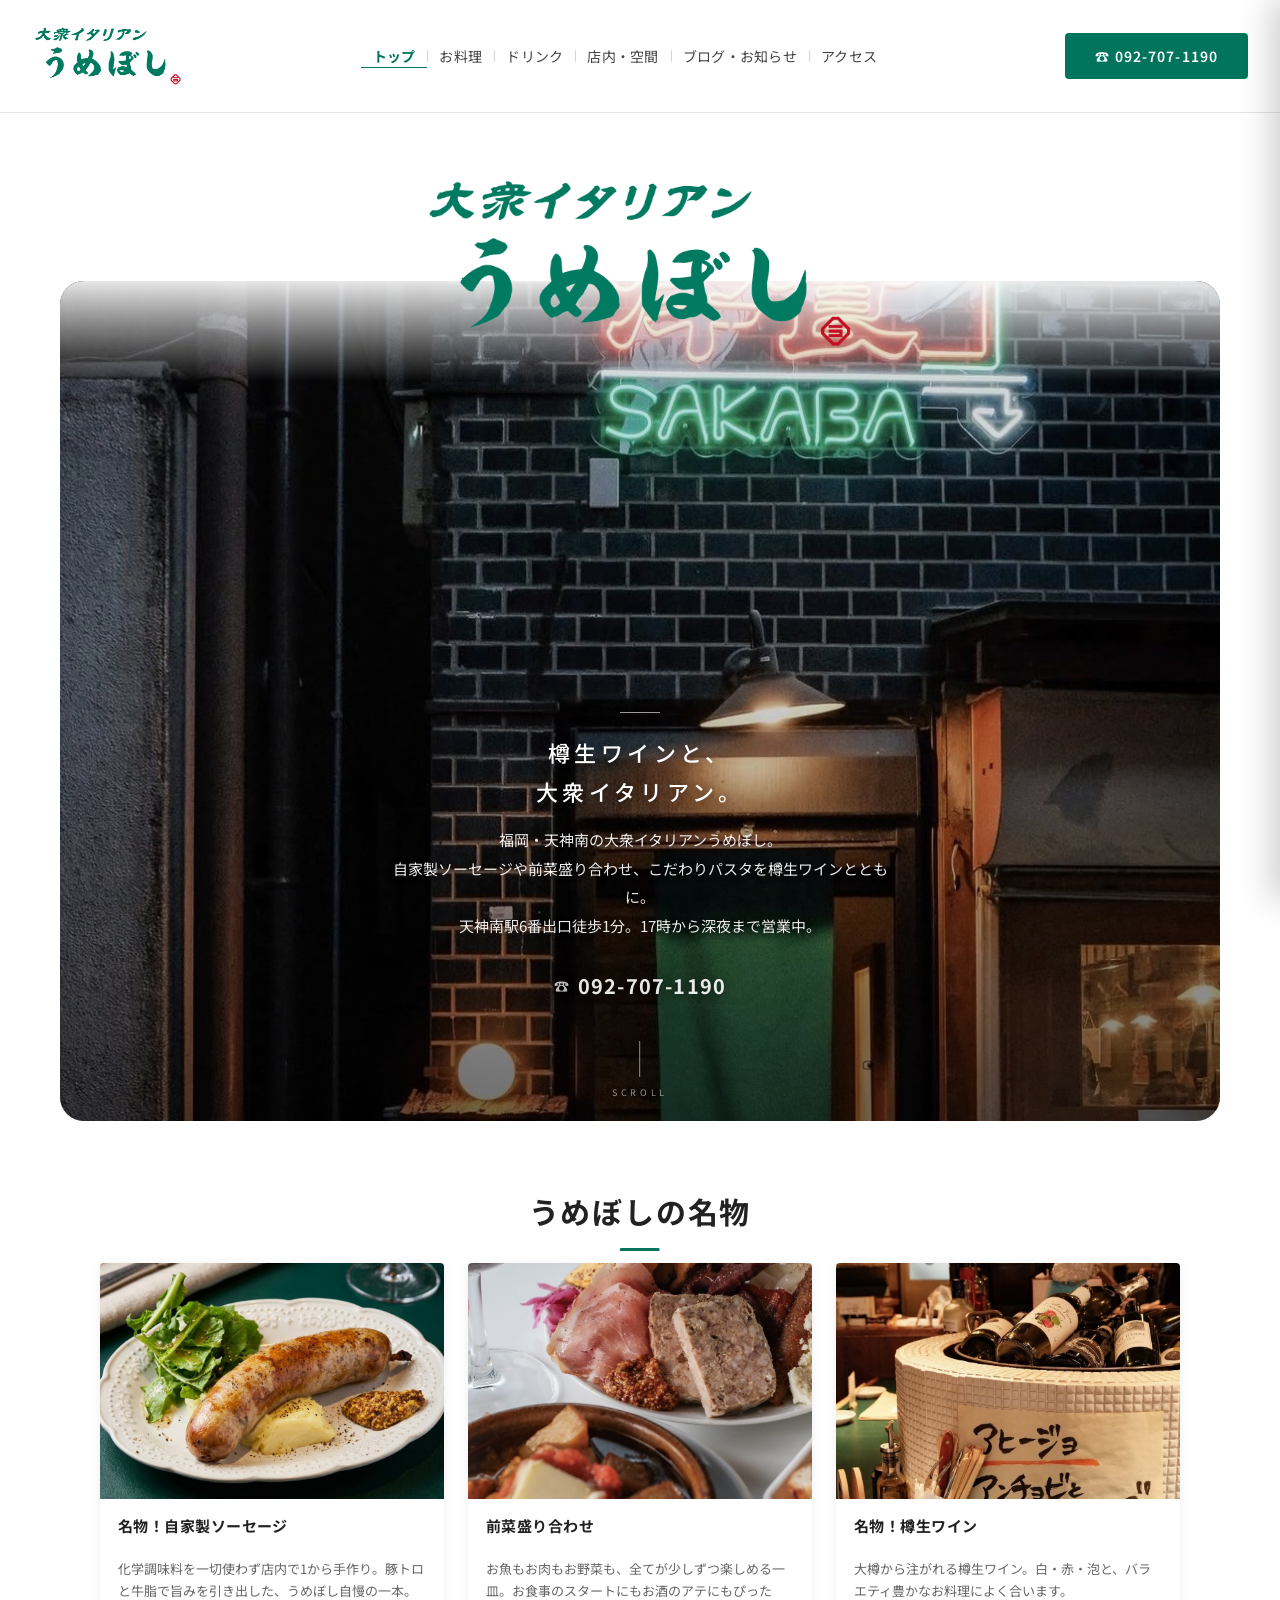
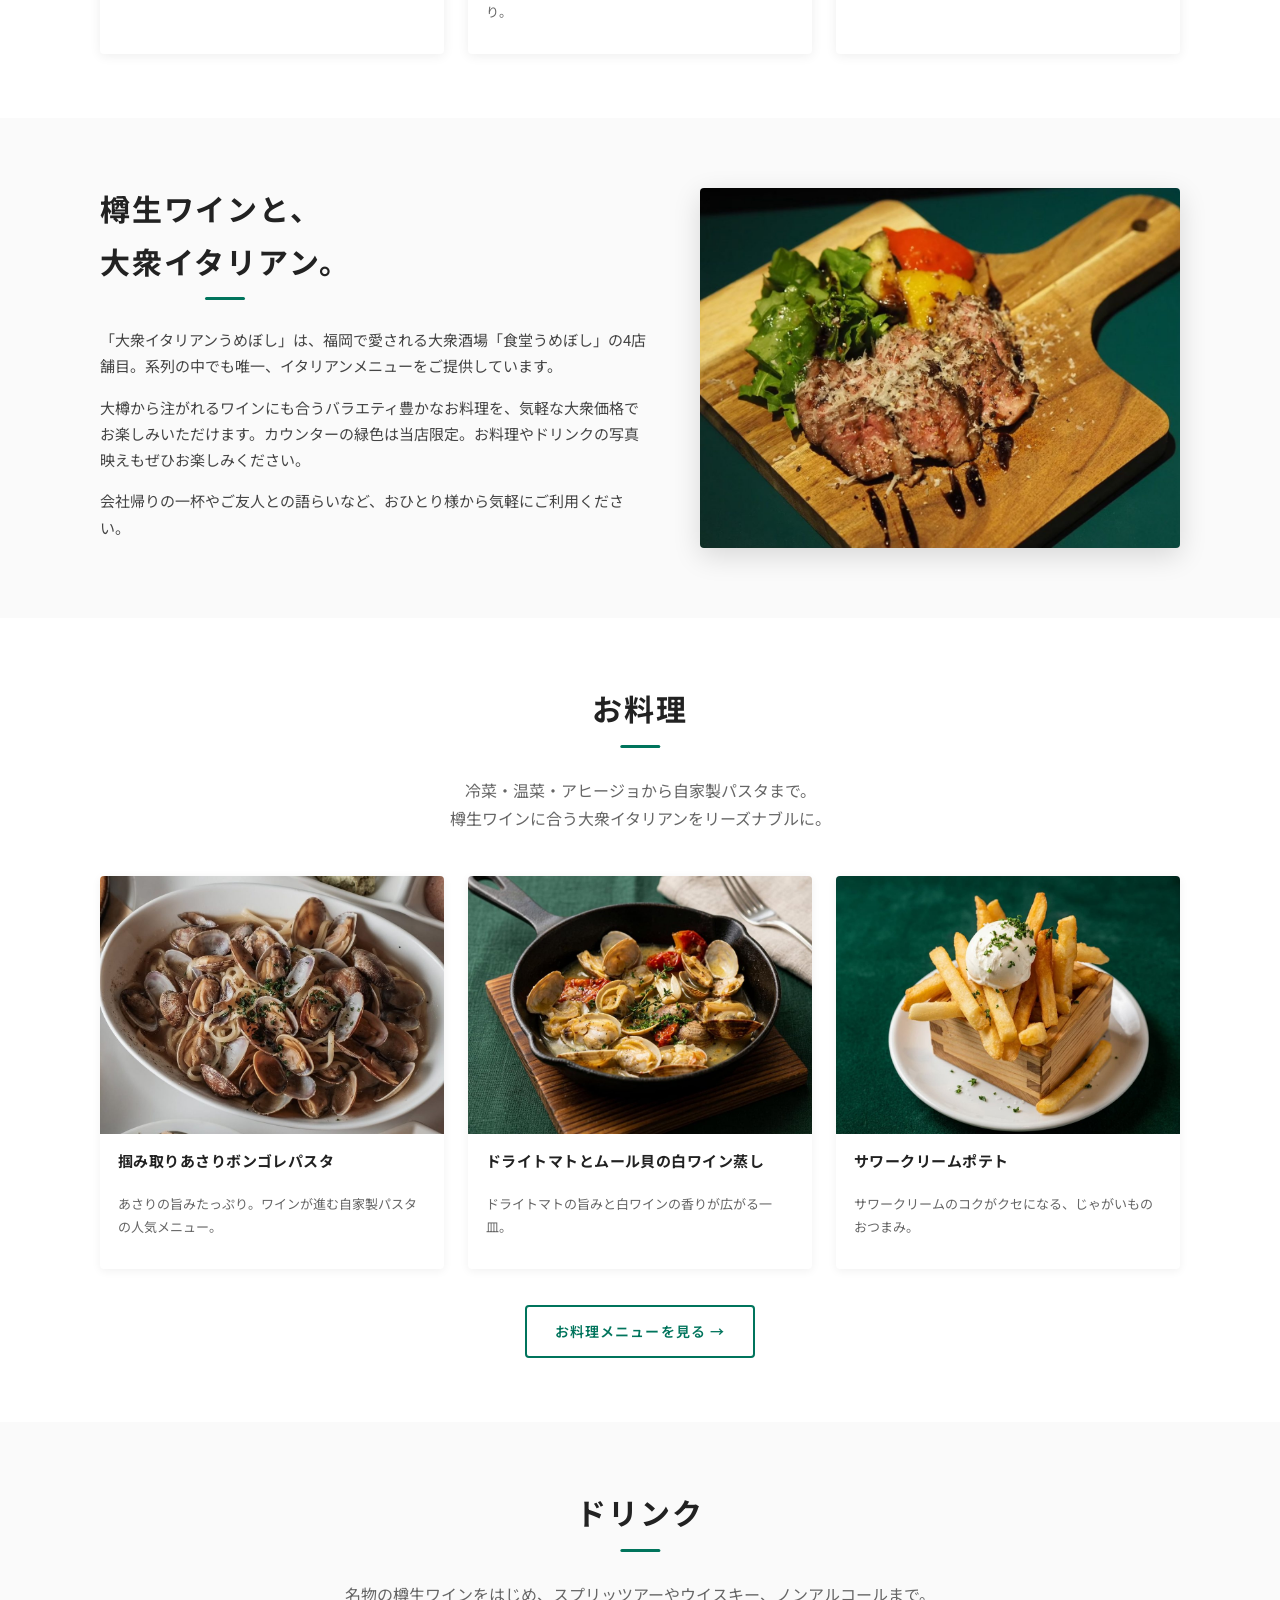
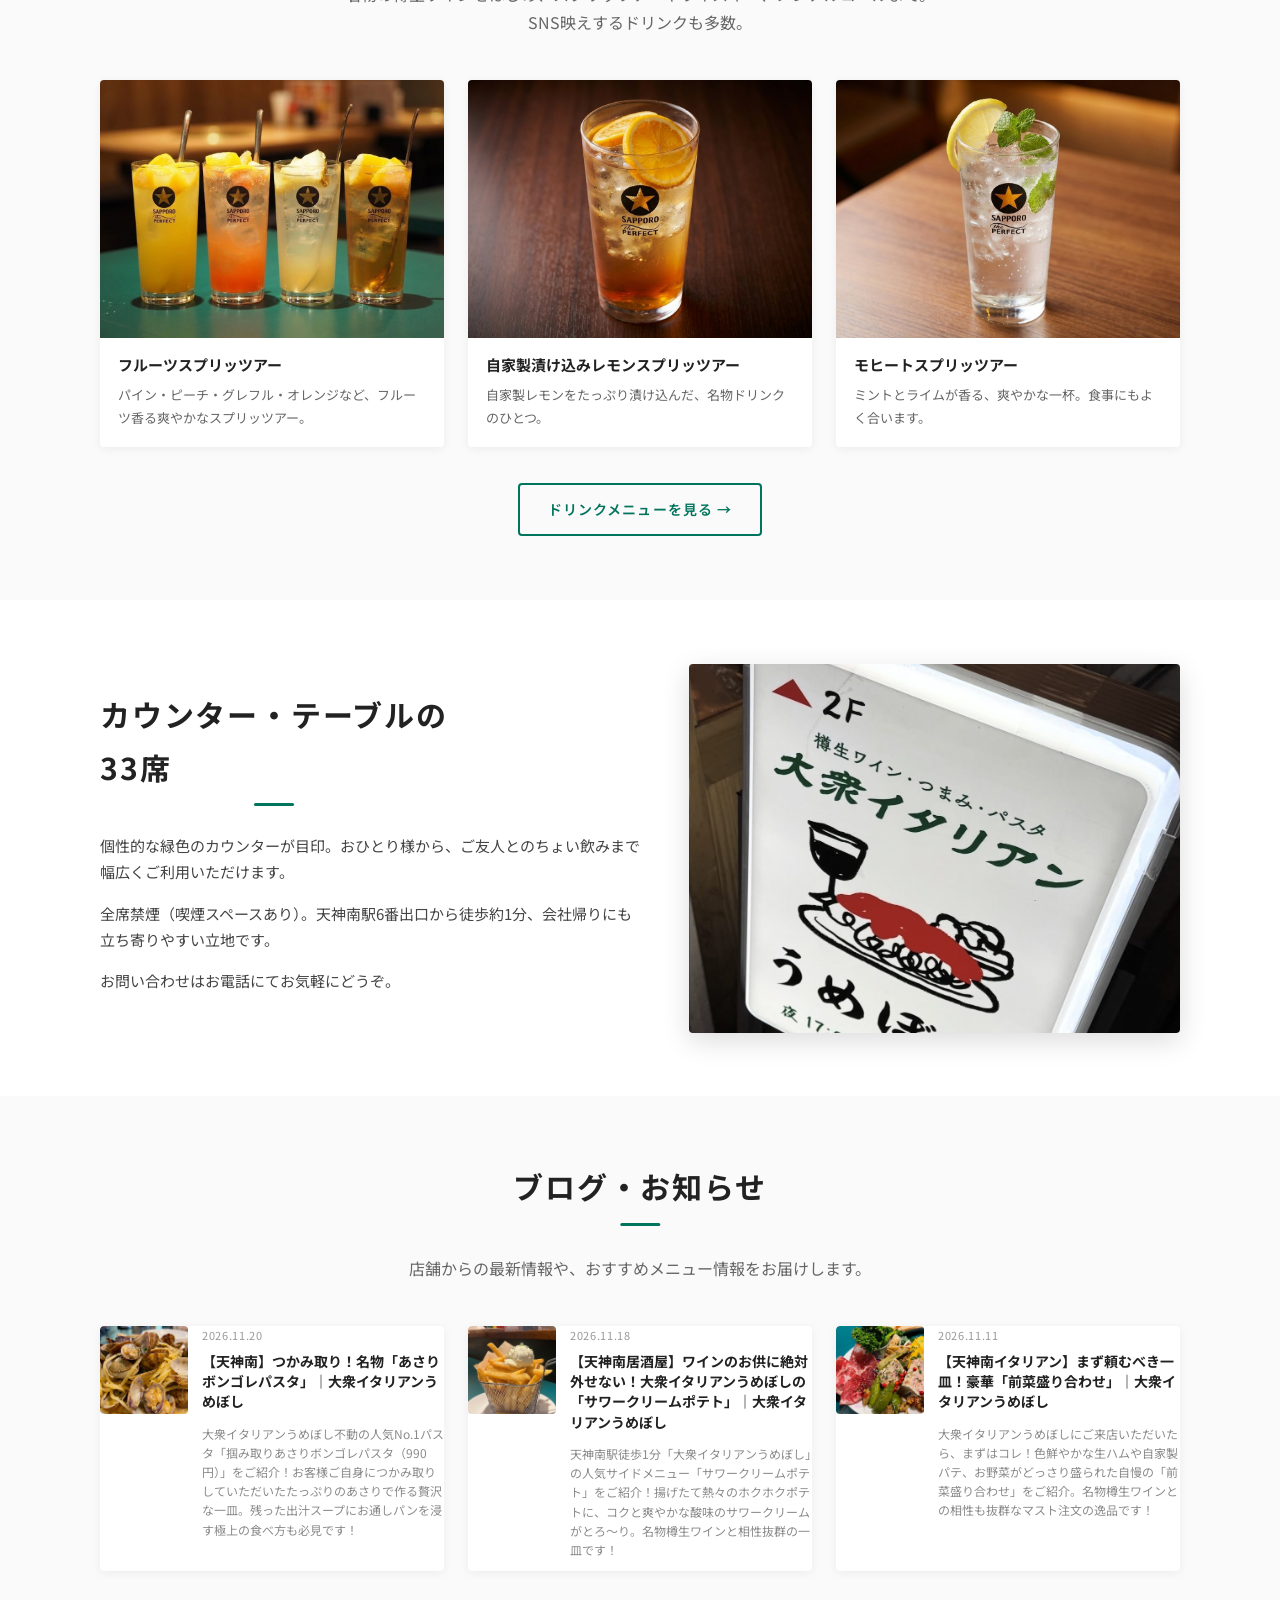
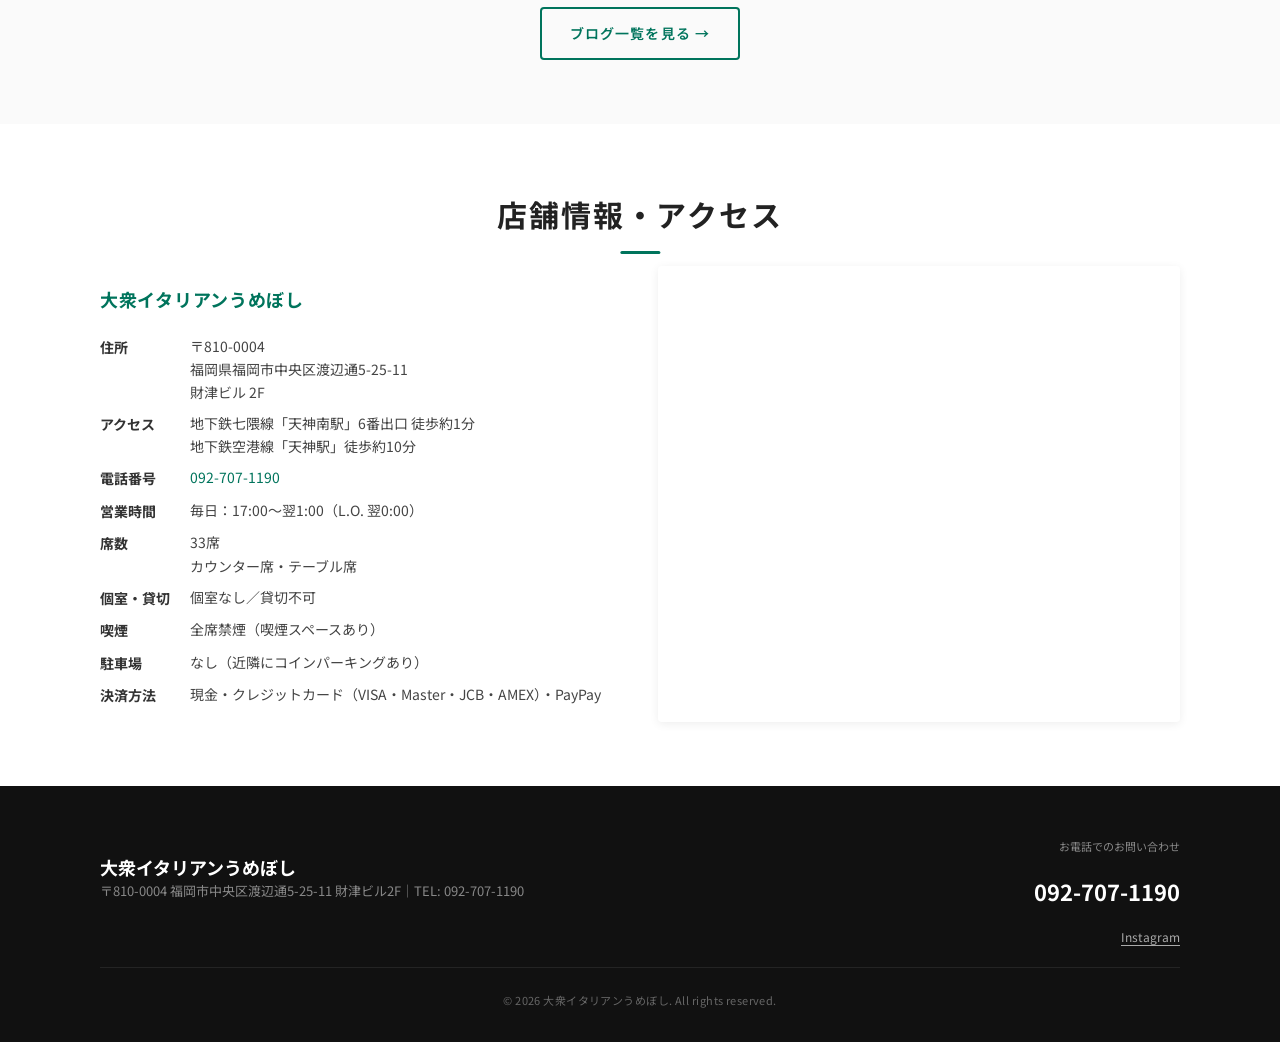
<file: index.html>
<!DOCTYPE html>
<html lang="ja">
<head>
<meta charset="UTF-8">
<title>【公式】大衆イタリアンうめぼし｜天神南 樽生ワインと楽しむ大衆イタリアン</title>
<meta name="viewport" content="width=device-width, initial-scale=1">
<meta name="description" content="福岡・天神南の大衆イタリアン「大衆イタリアンうめぼし」。天神南駅6番出口徒歩1分。樽生ワインに合う自家製ソーセージや前菜盛り合わせ、パスタが自慢。17時から深夜まで営業。">
<link rel="icon" href="./images/itaume_icon.png">

<!-- Google Fonts -->
<link rel="preconnect" href="https://fonts.googleapis.com">
<link rel="preconnect" href="https://fonts.gstatic.com" crossorigin>
<link href="https://fonts.googleapis.com/css2?family=Noto+Sans+JP:wght@400;500;700&display=swap" rel="stylesheet">

<link rel="stylesheet" href="./style.css">

<!-- OGP -->
<meta property="og:type" content="website">
<meta property="og:site_name" content="大衆イタリアンうめぼし">
<meta property="og:title" content="【公式】大衆イタリアンうめぼし｜天神南 樽生ワインと楽しむ大衆イタリアン">
<meta property="og:description" content="福岡・天神南の大衆イタリアン。天神南駅6番出口徒歩1分。樽生ワインに合う自家製ソーセージや前菜盛り合わせ、パスタが自慢。">
<meta property="og:url" content="https://italian-umeboshi.com/">
<meta property="og:image" content="https://italian-umeboshi.com/images/hero-slide-1.jpg">
<meta name="twitter:card" content="summary_large_image">
<link rel="canonical" href="https://italian-umeboshi.com/">

<!-- 構造化データ -->
<script type="application/ld+json">
{
  "@context": "https://schema.org",
  "@type": "Restaurant",
  "name": "大衆イタリアンうめぼし",
  "image": "https://italian-umeboshi.com/images/hero-slide-1.jpg",
  "url": "https://italian-umeboshi.com/",
  "telephone": "092-707-1190",
  "servesCuisine": ["イタリアン","居酒屋","洋食","ワイン"],
  "priceRange": "￥￥",
  "hasMenu": "https://italian-umeboshi.com/menu.html",
  "acceptsReservations": false,
  "currenciesAccepted": "JPY",
  "paymentAccepted": "クレジットカード, PayPay, 現金",
  "smokingAllowed": false,
  "address": {
    "@type": "PostalAddress",
    "streetAddress": "渡辺通5-25-11 財津ビル 2F",
    "addressLocality": "福岡市中央区",
    "addressRegion": "福岡県",
    "postalCode": "810-0004",
    "addressCountry": "JP"
  },
  "openingHoursSpecification": [
    {
      "@type": "OpeningHoursSpecification",
      "dayOfWeek": ["Monday","Tuesday","Wednesday","Thursday","Friday","Saturday","Sunday"],
      "opens": "17:00",
      "closes": "25:00"
    }
  ]
}
</script>

<script type="application/ld+json">
{
  "@context": "https://schema.org",
  "@type": "FAQPage",
  "mainEntity": [
    {
      "@type": "Question",
      "name": "大衆イタリアンうめぼしの営業時間は？",
      "acceptedAnswer": {
        "@type": "Answer",
        "text": "毎日17:00〜翌1:00（L.O. 翌0:00）です。曜日や祝日による違いはありません。"
      }
    },
    {
      "@type": "Question",
      "name": "大衆イタリアンうめぼしはどこにありますか？",
      "acceptedAnswer": {
        "@type": "Answer",
        "text": "福岡市中央区渡辺通5-25-11 財津ビル2Fにあります。地下鉄七隈線「天神南駅」6番出口から徒歩約1分です。"
      }
    },
    {
      "@type": "Question",
      "name": "予約はできますか？",
      "acceptedAnswer": {
        "@type": "Answer",
        "text": "現在ネット予約は準備中です。お電話（092-707-1190）にてお問い合わせください。"
      }
    },
    {
      "@type": "Question",
      "name": "名物メニューは何ですか？",
      "acceptedAnswer": {
        "@type": "Answer",
        "text": "化学調味料を使わず店内で手作りする「自家製ソーセージ」、お魚もお肉もお野菜も楽しめる「前菜盛り合わせ」、樽から注がれる「樽生ワイン」が名物です。"
      }
    },
    {
      "@type": "Question",
      "name": "喫煙はできますか？",
      "acceptedAnswer": {
        "@type": "Answer",
        "text": "店内は全席禁煙ですが、喫煙スペースをご用意しています。"
      }
    },
    {
      "@type": "Question",
      "name": "駐車場はありますか？",
      "acceptedAnswer": {
        "@type": "Answer",
        "text": "専用駐車場のご用意はございません。近隣のコインパーキングをご利用ください。天神南駅から徒歩1分と公共交通機関が大変便利です。"
      }
    }
  ]
}
</script>

<!-- Google tag (gtag.js) -->
<script async src="https://www.googletagmanager.com/gtag/js?id=G-HL9YXERDKV"></script>
<script>
  window.dataLayer = window.dataLayer || [];
  function gtag(){dataLayer.push(arguments);}
  gtag('js', new Date());
  gtag('config', 'G-HL9YXERDKV');
</script>
<script src="vendor/blog-security.js"></script>
</head>

<body class="is-home" data-page="home">
<div id="top"></div>

<div id="shared-header"></div>

<main id="main">

  <!-- メインビジュアル -->
  <section class="hero">

    <div class="hero-brand">
      <h1 class="hero-logo">
        <img src="./images/itaume_logo.png" alt="大衆イタリアンうめぼし" class="hero-logo-img">
      </h1>
    </div>

    <div class="hero-visual">
      <div class="hero-slides" aria-hidden="true">
        <div class="hero-slide hero-slide-1 is-active"></div>
        <div class="hero-slide hero-slide-2"></div>
        <div class="hero-slide hero-slide-3"></div>
      </div>

      <div class="hero-visual-content">
        <div class="hero-rule" aria-hidden="true"></div>
        <p class="hero-catch">樽生ワインと、<br>大衆イタリアン。</p>
        <p class="hero-desc">福岡・天神南の大衆イタリアンうめぼし。<br>自家製ソーセージや前菜盛り合わせ、こだわりパスタを樽生ワインとともに。<br>天神南駅6番出口徒歩1分。17時から深夜まで営業中。</p>
        <div class="hero-actions">
          <a href="tel:0927071190" class="hero-btn-tel">
            <span class="hero-btn-tel__icon">☎</span>092-707-1190
          </a>
        </div>
      </div>

      <a href="#topics" class="scroll-indicator" aria-label="次のセクションへ">
        <span class="scroll-indicator__line"></span>
        <span class="scroll-indicator__text">SCROLL</span>
      </a>
    </div>

  </section>

  <!-- トピックス -->
  <section id="topics" class="section topics">
    <div class="section-inner">
      <h2 class="section-title">うめぼしの名物</h2>
      <div class="topics-grid">
        <article class="topic-card">
          <div class="topic-image topic-image-1"></div>
          <h3>名物！自家製ソーセージ</h3>
          <p>化学調味料を一切使わず店内で1から手作り。豚トロと牛脂で旨みを引き出した、うめぼし自慢の一本。</p>
        </article>
        <article class="topic-card">
          <div class="topic-image topic-image-2"></div>
          <h3>前菜盛り合わせ</h3>
          <p>お魚もお肉もお野菜も、全てが少しずつ楽しめる一皿。お食事のスタートにもお酒のアテにもぴったり。</p>
        </article>
        <article class="topic-card">
          <div class="topic-image topic-image-3"></div>
          <h3>名物！樽生ワイン</h3>
          <p>大樽から注がれる樽生ワイン。白・赤・泡と、バラエティ豊かなお料理によく合います。</p>
        </article>
      </div>
    </div>
  </section>

  <!-- コンセプト -->
  <section id="concept" class="section concept">
    <div class="section-inner concept-inner">
      <div class="concept-text">
        <h2 class="section-title" style="text-align:left; left:auto; transform:none;">
          樽生ワインと、<br>大衆イタリアン。
        </h2>
        <p>「大衆イタリアンうめぼし」は、福岡で愛される大衆酒場「食堂うめぼし」の4店舗目。系列の中でも唯一、イタリアンメニューをご提供しています。</p>
        <p>大樽から注がれるワインにも合うバラエティ豊かなお料理を、気軽な大衆価格でお楽しみいただけます。カウンターの緑色は当店限定。お料理やドリンクの写真映えもぜひお楽しみください。</p>
        <p>会社帰りの一杯やご友人との語らいなど、おひとり様から気軽にご利用ください。</p>
      </div>
      <div class="concept-image concept-main-image"></div>
    </div>
  </section>

  <!-- お料理 -->
  <section id="menu" class="section menu">
    <div class="section-inner">
      <h2 class="section-title">お料理</h2>
      <p class="section-lead">冷菜・温菜・アヒージョから自家製パスタまで。<br>樽生ワインに合う大衆イタリアンをリーズナブルに。</p>

      <div class="menu-grid">
        <article class="menu-card">
          <div class="menu-image menu-image-1"></div>
          <h3>掴み取りあさりボンゴレパスタ</h3>
          <p>あさりの旨みたっぷり。ワインが進む自家製パスタの人気メニュー。</p>
        </article>
        <article class="menu-card">
          <div class="menu-image menu-image-2"></div>
          <h3>ドライトマトとムール貝の白ワイン蒸し</h3>
          <p>ドライトマトの旨みと白ワインの香りが広がる一皿。</p>
        </article>
        <article class="menu-card">
          <div class="menu-image menu-image-3"></div>
          <h3>サワークリームポテト</h3>
          <p>サワークリームのコクがクセになる、じゃがいものおつまみ。</p>
        </article>
      </div>

      <div class="more-link">
        <a href="/menu.html" class="btn-secondary">お料理メニューを見る →</a>
      </div>
    </div>
  </section>

  <!-- ドリンク -->
  <section id="drink" class="section drink">
    <div class="section-inner">
      <h2 class="section-title">ドリンク</h2>
      <p class="section-lead">名物の樽生ワインをはじめ、スプリッツアーやウイスキー、ノンアルコールまで。<br>SNS映えするドリンクも多数。</p>

      <div class="drink-grid">
        <article class="drink-card">
          <div class="drink-image drink-image-1"></div>
          <h3>フルーツスプリッツアー</h3>
          <p>パイン・ピーチ・グレフル・オレンジなど、フルーツ香る爽やかなスプリッツアー。</p>
        </article>
        <article class="drink-card">
          <div class="drink-image drink-image-2"></div>
          <h3>自家製漬け込みレモンスプリッツアー</h3>
          <p>自家製レモンをたっぷり漬け込んだ、名物ドリンクのひとつ。</p>
        </article>
        <article class="drink-card">
          <div class="drink-image drink-image-3"></div>
          <h3>モヒートスプリッツアー</h3>
          <p>ミントとライムが香る、爽やかな一杯。食事にもよく合います。</p>
        </article>
      </div>

      <div class="more-link">
        <a href="/drink.html" class="btn-secondary">ドリンクメニューを見る →</a>
      </div>
    </div>
  </section>

  <!-- 店内・空間 -->
  <section id="space" class="section space">
    <div class="section-inner space-inner">
      <div class="space-text">
        <h2 class="section-title" style="text-align:left; left:auto; transform:none;">
          カウンター・テーブルの<br>33席
        </h2>
        <p>個性的な緑色のカウンターが目印。おひとり様から、ご友人とのちょい飲みまで幅広くご利用いただけます。</p>
        <p>全席禁煙（喫煙スペースあり）。天神南駅6番出口から徒歩約1分、会社帰りにも立ち寄りやすい立地です。</p>
        <p>お問い合わせはお電話にてお気軽にどうぞ。</p>
      </div>
      <div class="space-image space-main-image"></div>
    </div>
  </section>

  <!-- ブログ・お知らせ -->
  <section id="blog" class="section blog">
    <div class="section-inner">
      <h2 class="section-title">ブログ・お知らせ</h2>
      <p class="section-lead">店舗からの最新情報や、おすすめメニュー情報をお届けします。</p>

      <div class="blog-grid" id="blog-latest-grid">
        <article class="blog-card">
          <a href="/blog/">
            <div class="blog-body" style="padding:24px;">
              <h3 class="blog-title">ブログ一覧を見る</h3>
              <p class="blog-excerpt">最新情報やおすすめ記事を掲載しています。</p>
            </div>
          </a>
        </article>
      </div>

      <div class="more-link">
        <a href="/blog/" class="btn-secondary">ブログ一覧を見る →</a>
      </div>
    </div>
  </section>

  <div id="shared-bottom"></div>

  <a href="#top" class="page-top" aria-label="ページの先頭へ"><svg xmlns="http://www.w3.org/2000/svg" width="22" height="22" viewBox="0 0 24 24" fill="none" stroke="currentColor" stroke-width="2.5" stroke-linecap="round" stroke-linejoin="round"><polyline points="18 15 12 9 6 15"/></svg></a>

</main>

<script src="./common.js"></script>
<script>
/* ヒーロー スライドショー */
(function () {
  const slides = document.querySelectorAll('.hero-slide');
  if (slides.length < 2) return;
  let current = 0;
  setInterval(function () {
    slides[current].classList.remove('is-active');
    current = (current + 1) % slides.length;
    slides[current].classList.add('is-active');
  }, 5000);
})();

/* トップ：ブログ最新3件を自動表示 */
(function () {
  const grid = document.getElementById('blog-latest-grid');
  if (!grid) return;

  function esc(s) {
    return String(s ?? '').replaceAll('&','&amp;').replaceAll('<','&lt;')
      .replaceAll('>','&gt;').replaceAll('"','&quot;').replaceAll("'","&#39;");
  }
  function fmtDate(d) {
    const m = String(d || '').match(/^(\d{4})-(\d{2})-(\d{2})$/);
    return m ? `${m[1]}.${m[2]}.${m[3]}` : esc(d || '');
  }

  fetch('./blog/posts.json', { cache: 'no-store' })
    .then(r => { if (!r.ok) throw new Error(); return r.json(); })
    .then(data => {
      const posts = data.posts ?? data;
      if (!Array.isArray(posts) || posts.length === 0) throw new Error();
      posts.sort((a, b) => String(b.date || '').localeCompare(String(a.date || '')));
      const top3 = posts.slice(0, 3);
      grid.innerHTML = '';
      top3.forEach(p => {
        const img = p.image ? String(p.image).replace(/^\.\.\//, './') : '';
        const bg  = img ? `background-image:url('${esc(BlogSecurity.imageURL(img))}');` : 'background:#f0f0f0;';
        const el  = document.createElement('article');
        el.className = 'blog-card';
        el.innerHTML = `
          <a href="/blog/posts/post.html?slug=${encodeURIComponent(p.slug)}">
            <div class="blog-image" style="${bg}"></div>
            <div class="blog-body">
              <time class="blog-date" datetime="${esc(p.date)}">${fmtDate(p.date)}</time>
              <h3 class="blog-title">${esc(p.title)}</h3>
              <p class="blog-excerpt">${esc(p.excerpt)}</p>
            </div>
          </a>`;
        grid.appendChild(el);
      });
    })
    .catch(() => {
      grid.innerHTML = `
        <article class="blog-card">
          <a href="/blog/">
            <div class="blog-body" style="padding:24px;">
              <h3 class="blog-title">ブログ一覧を見る</h3>
              <p class="blog-excerpt">最新情報やおすすめ記事を掲載しています。</p>
            </div>
          </a>
        </article>`;
    });
})();
</script>

</body>
</html>
</file>
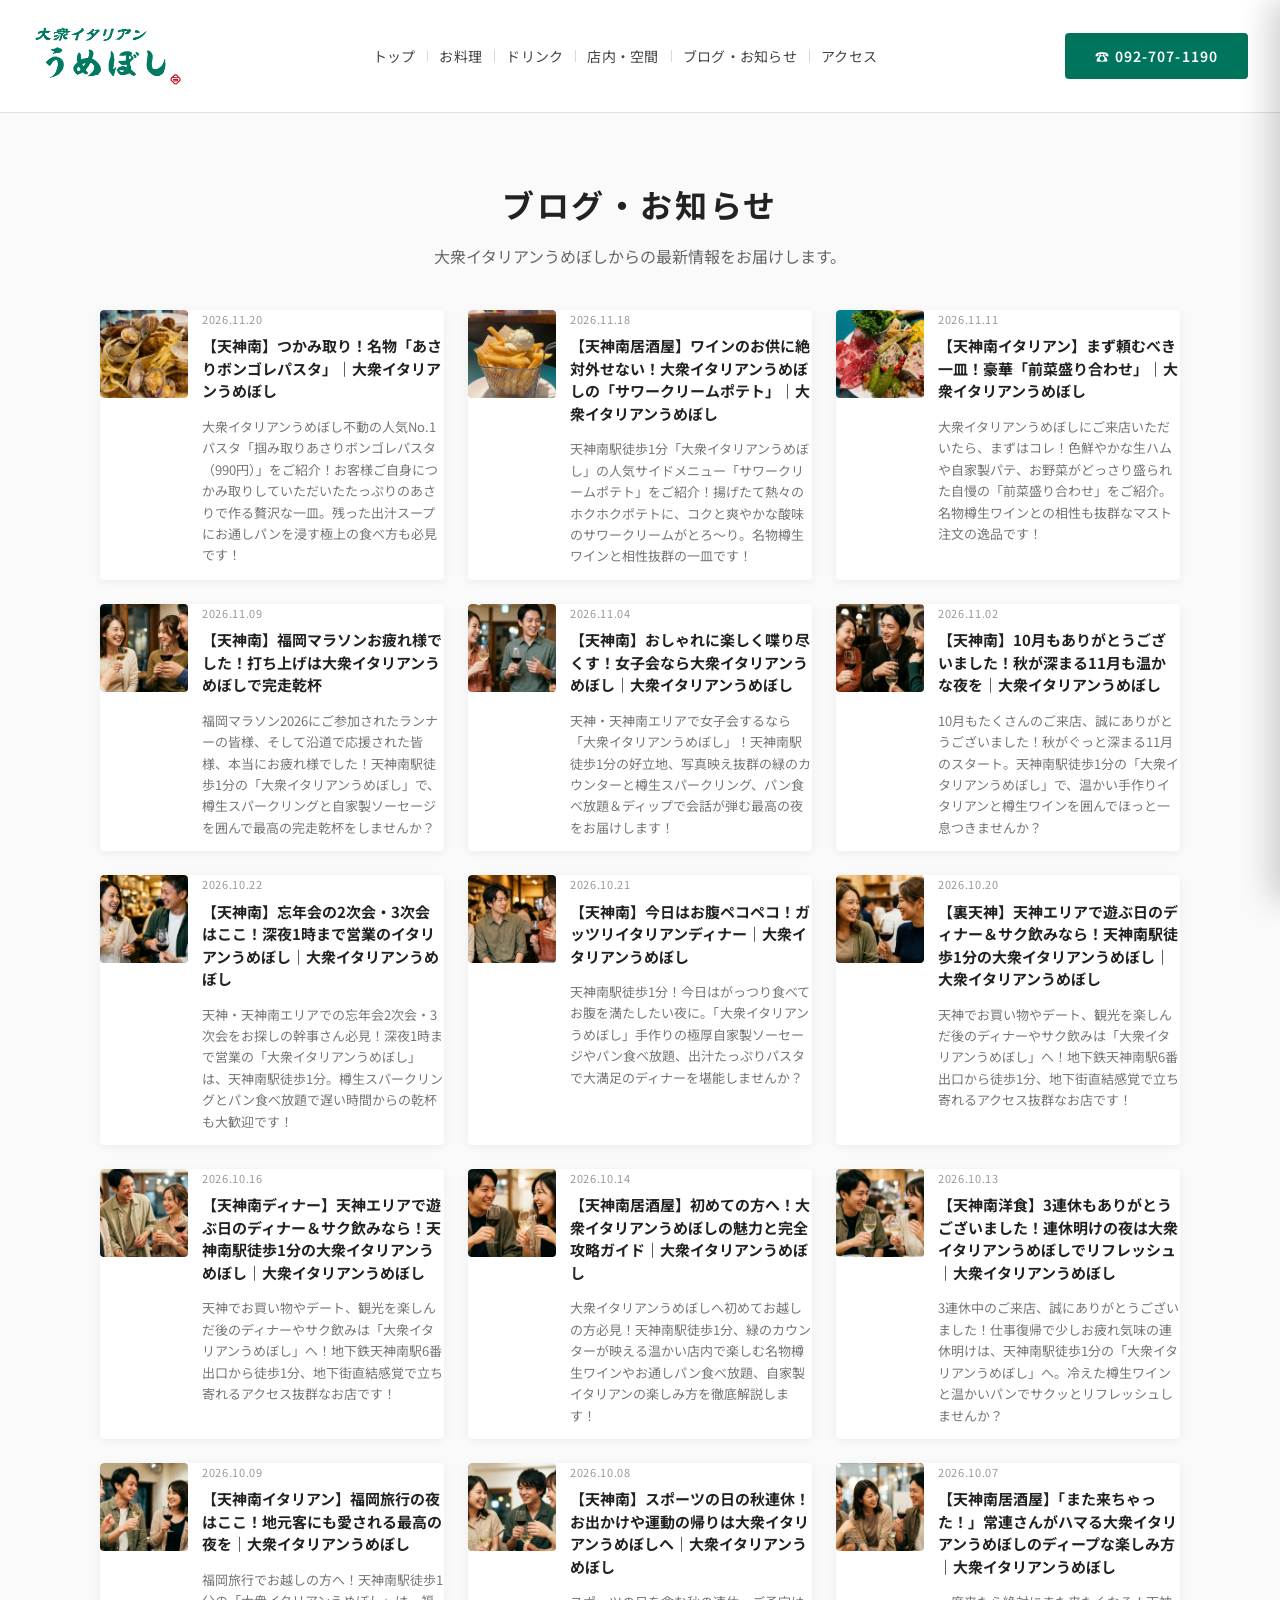
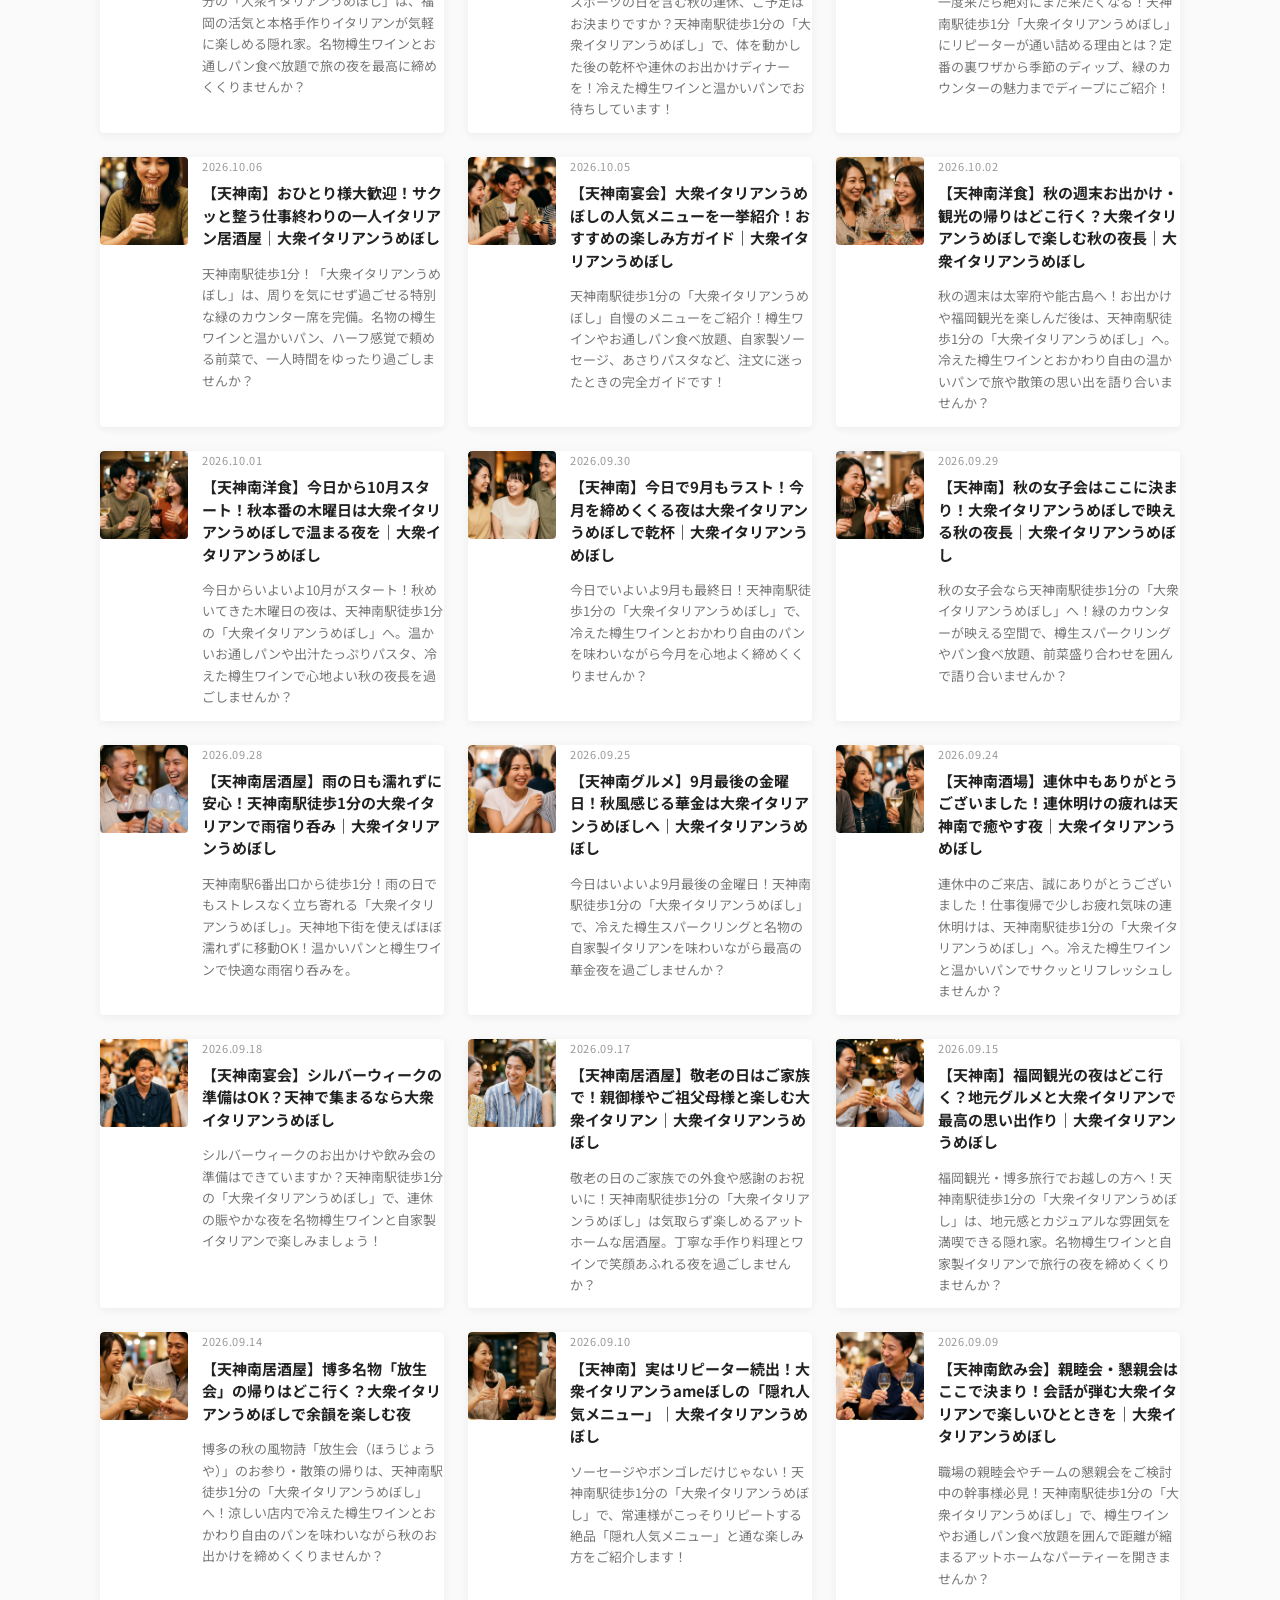
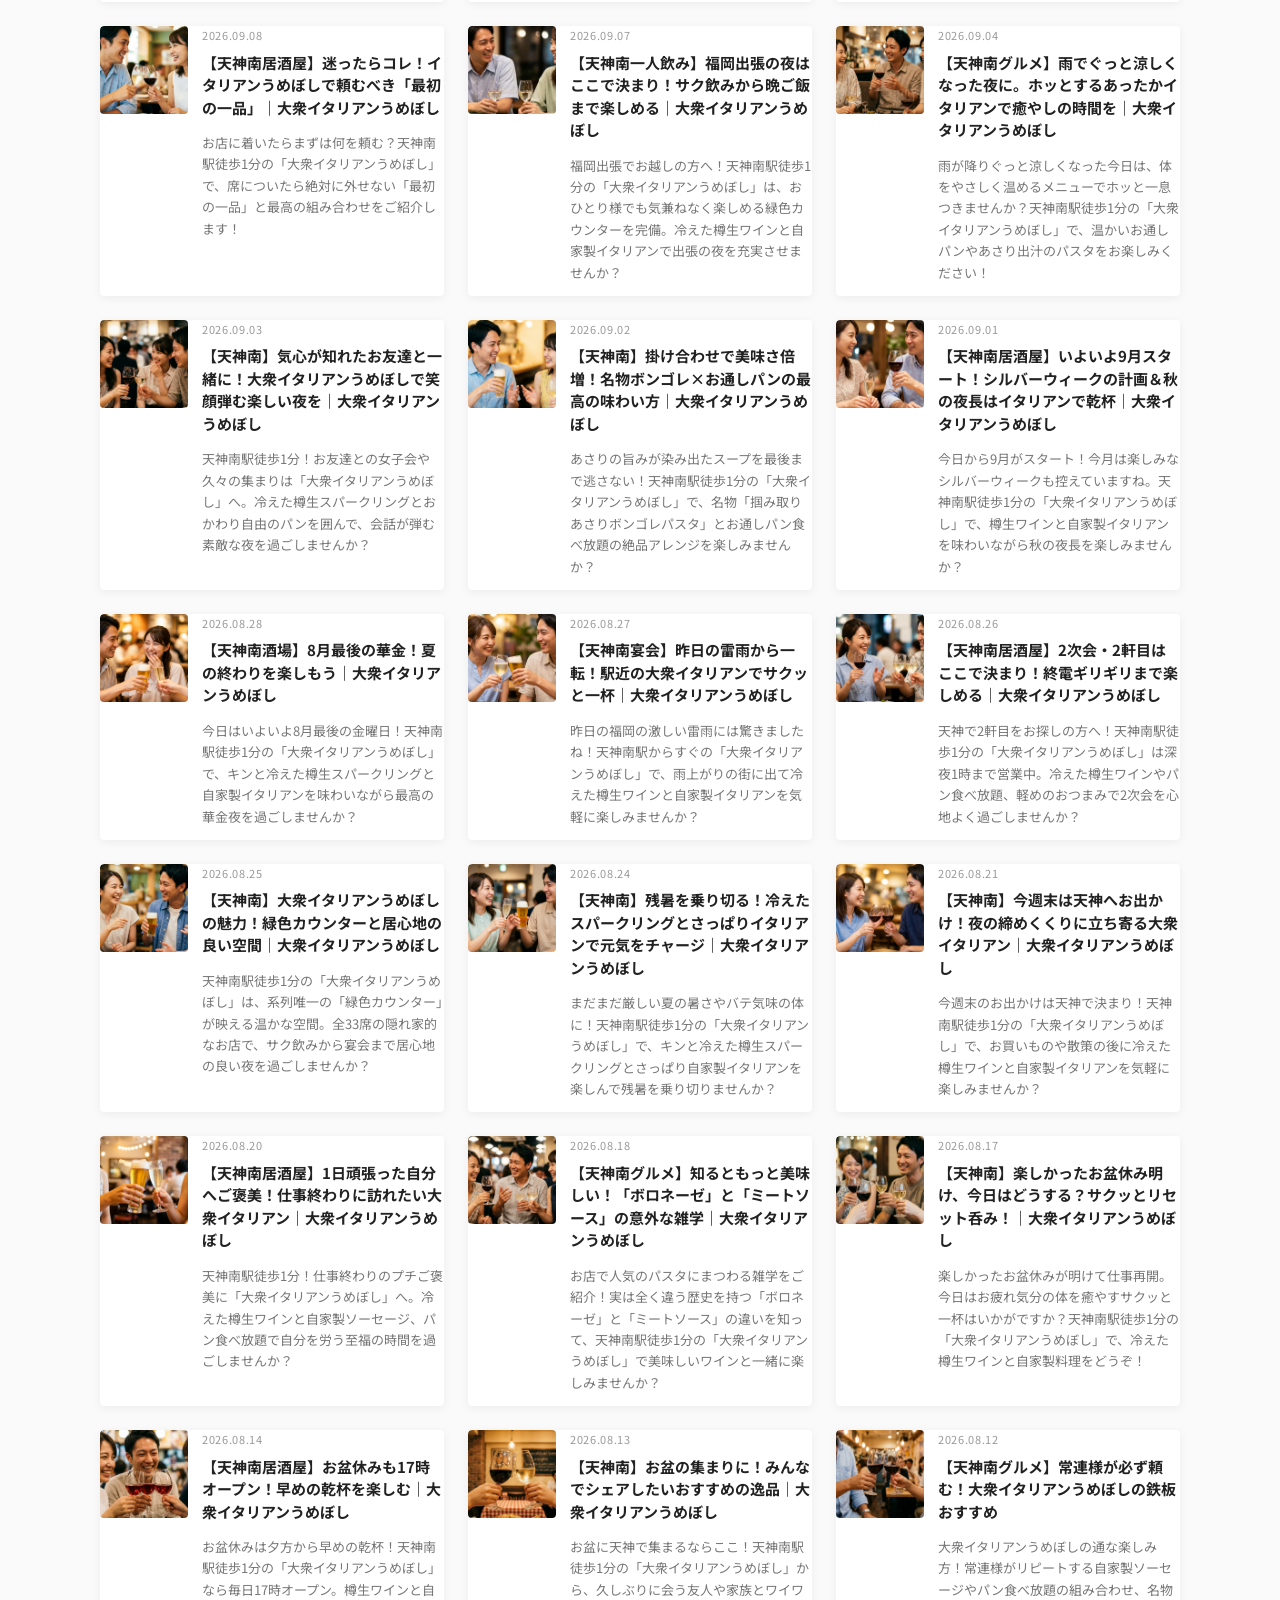
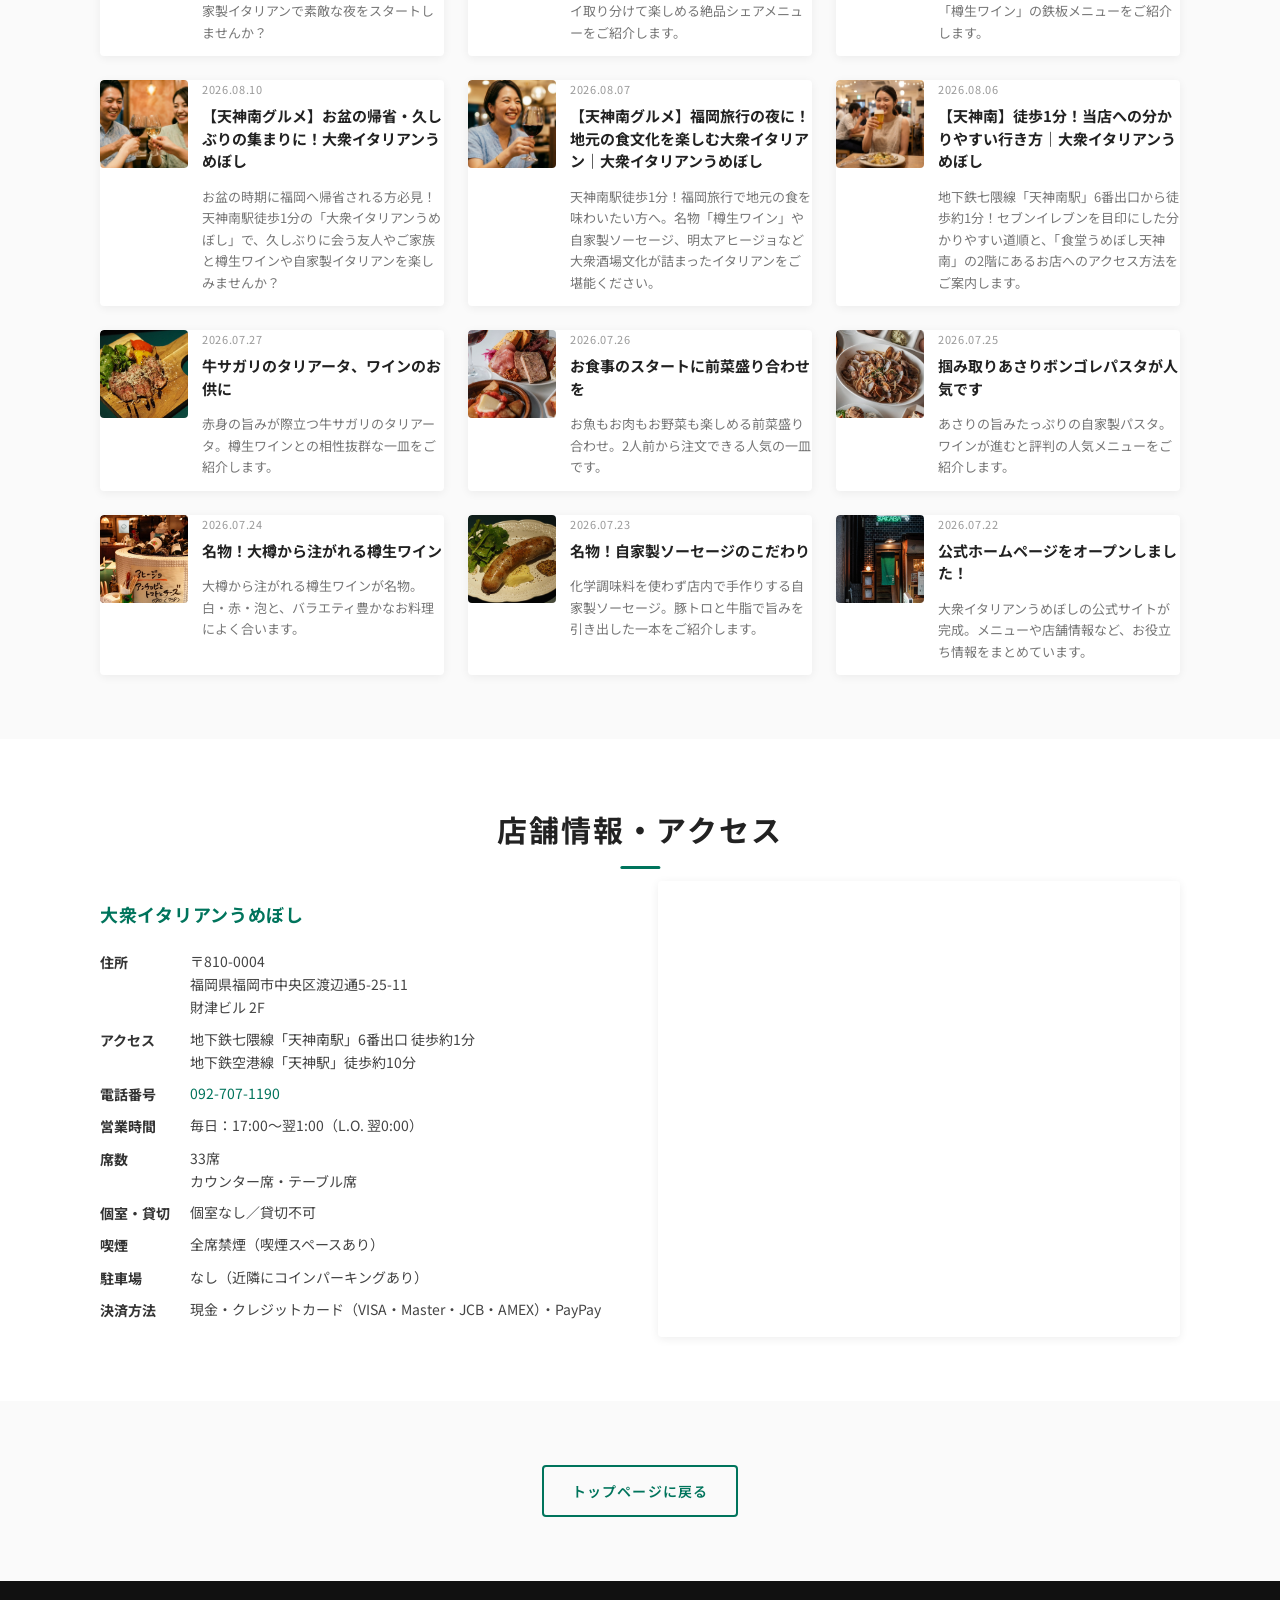
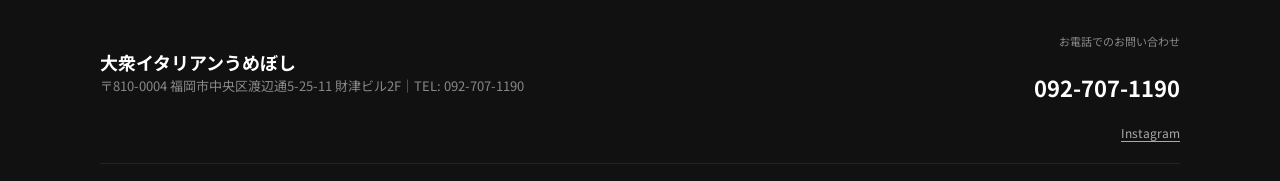
<file: blog/index.html>
<!DOCTYPE html>
<html lang="ja">
<head>
<meta charset="UTF-8">
<title>ブログ・お知らせ｜大衆イタリアンうめぼし</title>
<meta name="viewport" content="width=device-width, initial-scale=1">
<meta name="description" content="大衆イタリアンうめぼしの最新情報・ブログ記事。おすすめメニューやお知らせをお届けします。">
<link rel="icon" href="../images/itaume_icon.png">
<link rel="preconnect" href="https://fonts.googleapis.com">
<link rel="preconnect" href="https://fonts.gstatic.com" crossorigin>
<link href="https://fonts.googleapis.com/css2?family=Noto+Sans+JP:wght@400;500;700&display=swap" rel="stylesheet">
<link rel="stylesheet" href="../style.css">
<link rel="canonical" href="https://italian-umeboshi.com/blog/">
<!-- Google tag (gtag.js) -->
<script async src="https://www.googletagmanager.com/gtag/js?id=G-HL9YXERDKV"></script>
<script>
  window.dataLayer = window.dataLayer || [];
  function gtag(){dataLayer.push(arguments);}
  gtag('js', new Date());
  gtag('config', 'G-HL9YXERDKV');
</script>
<script src="../vendor/blog-security.js"></script>
</head>

<body data-page="blog">
<div id="shared-header"></div>

<main id="main">

  <section class="section page-head">
    <div class="section-inner">
      <h1 class="page-title">ブログ・お知らせ</h1>
      <p class="page-lead">大衆イタリアンうめぼしからの最新情報をお届けします。</p>
    </div>
  </section>

  <section class="section blog" style="background:#fafafa; padding-top:0;">
    <div class="section-inner">
      <div id="blogList" class="blog-grid"></div>
      <p id="blog-empty" style="display:none; text-align:center; color:#888; padding:40px 0;">まだ記事がありません。</p>
    </div>
  </section>

  <div id="shared-bottom"></div>
  <a href="#" class="page-top" aria-label="ページの先頭へ"><svg xmlns="http://www.w3.org/2000/svg" width="22" height="22" viewBox="0 0 24 24" fill="none" stroke="currentColor" stroke-width="2.5" stroke-linecap="round" stroke-linejoin="round"><polyline points="18 15 12 9 6 15"/></svg></a>

</main>

<script src="../common.js"></script>
<script>
(function () {
  const list = document.getElementById('blogList');
  const empty = document.getElementById('blog-empty');

  function esc(s) {
    return String(s ?? '').replaceAll('&','&amp;').replaceAll('<','&lt;')
      .replaceAll('>','&gt;').replaceAll('"','&quot;').replaceAll("'","&#39;");
  }
  function fmtDate(d) {
    const m = String(d || '').match(/^(\d{4})-(\d{2})-(\d{2})$/);
    return m ? `${m[1]}.${m[2]}.${m[3]}` : esc(d || '');
  }

  fetch('../blog/posts.json', { cache: 'no-store' })
    .then(r => { if (!r.ok) throw new Error(); return r.json(); })
    .then(data => {
      const posts = data.posts ?? data;
      if (!Array.isArray(posts) || posts.length === 0) {
        list.style.display = 'none';
        empty.style.display = 'block';
        return;
      }
      posts.sort((a, b) => String(b.date || '').localeCompare(String(a.date || '')));
      list.innerHTML = '';
      posts.forEach(p => {
        let imgSrc = '';
        if (p.image) {
          imgSrc = p.image.replace(/^\.\//, '../').replace(/^\.\.\//, '../../');
        }
        const bg = imgSrc ? `background-image:url('${esc(BlogSecurity.imageURL(imgSrc))}');` : 'background:#f0f0f0;';
        const el = document.createElement('article');
        el.className = 'blog-card';
        el.innerHTML = `
          <a href="/blog/posts/post.html?slug=${encodeURIComponent(p.slug)}">
            <div class="blog-image" style="${bg}"></div>
            <div class="blog-body">
              <time class="blog-date" datetime="${esc(p.date)}">${fmtDate(p.date)}</time>
              <h2 class="blog-title">${esc(p.title)}</h2>
              <p class="blog-excerpt">${esc(p.excerpt)}</p>
            </div>
          </a>`;
        list.appendChild(el);
      });
    })
    .catch(() => {
      list.style.display = 'none';
      empty.style.display = 'block';
    });
})();
</script>

</body>
</html>
</file>
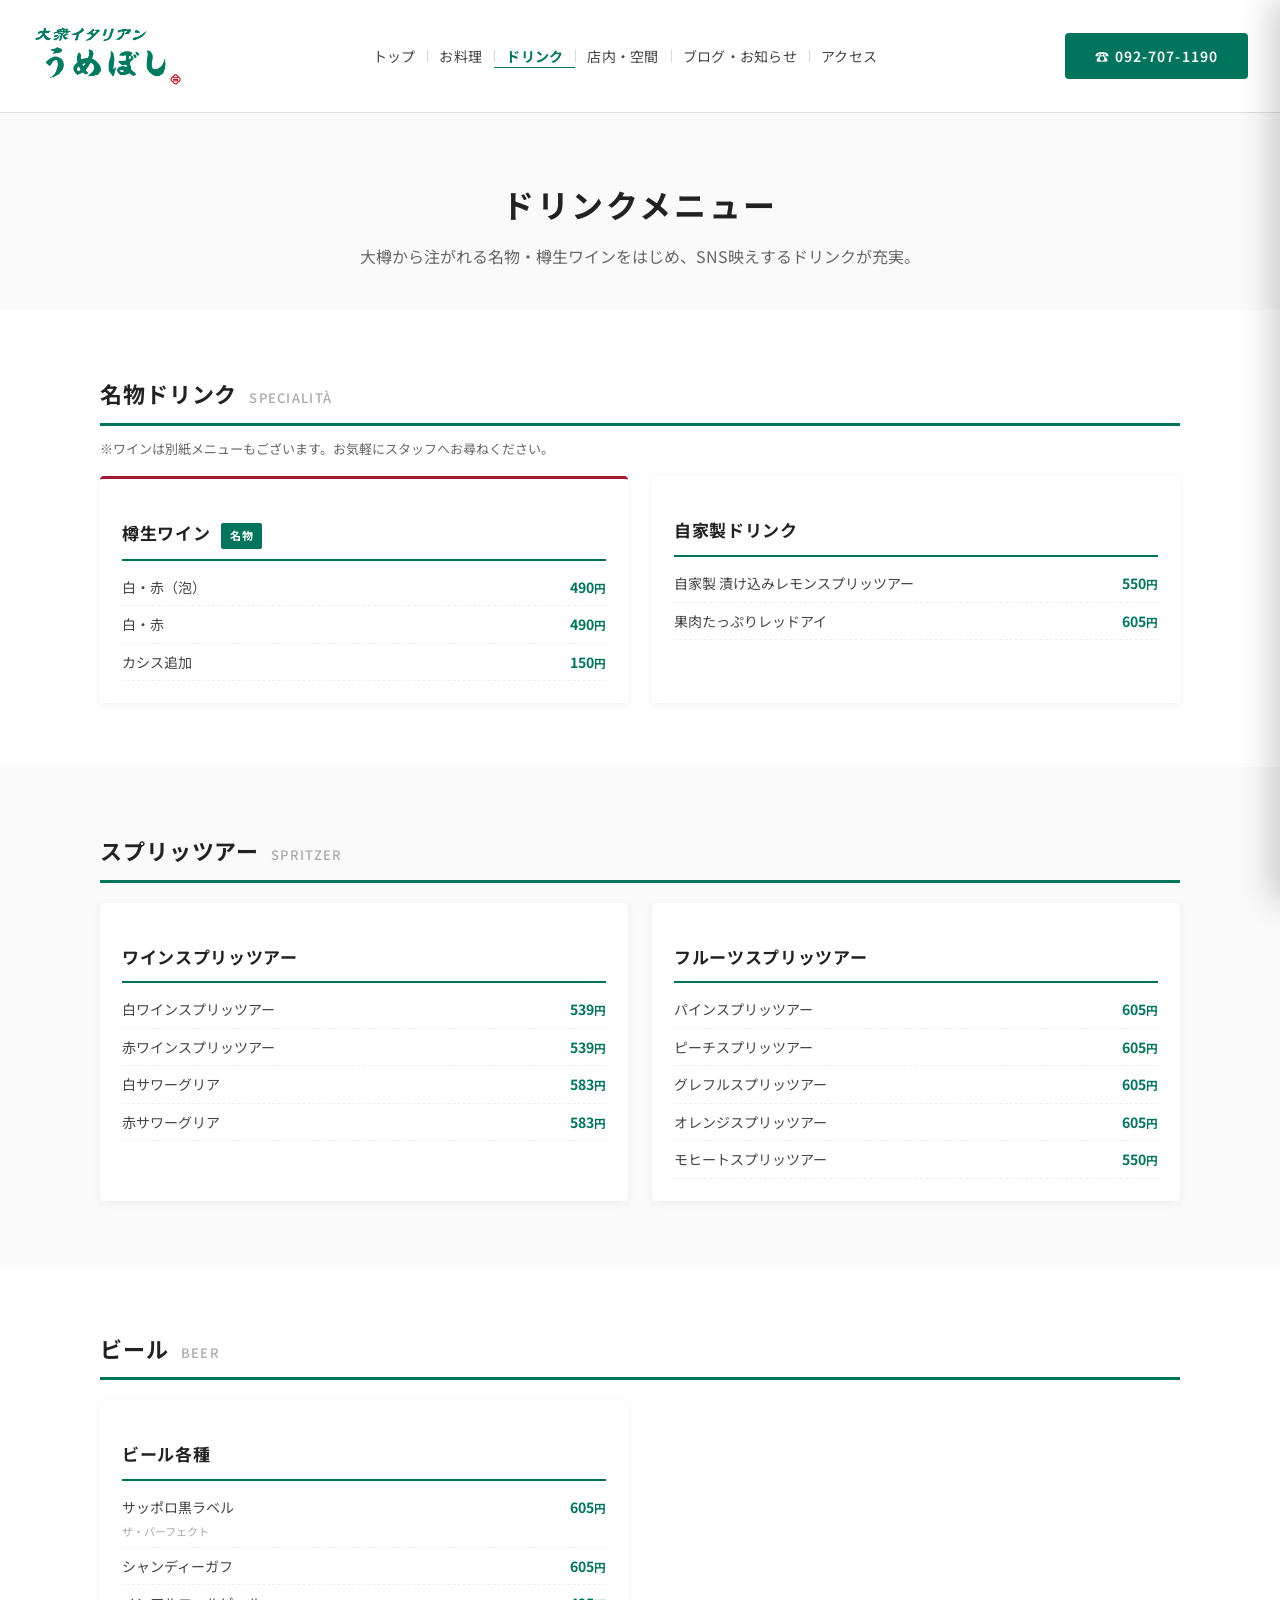
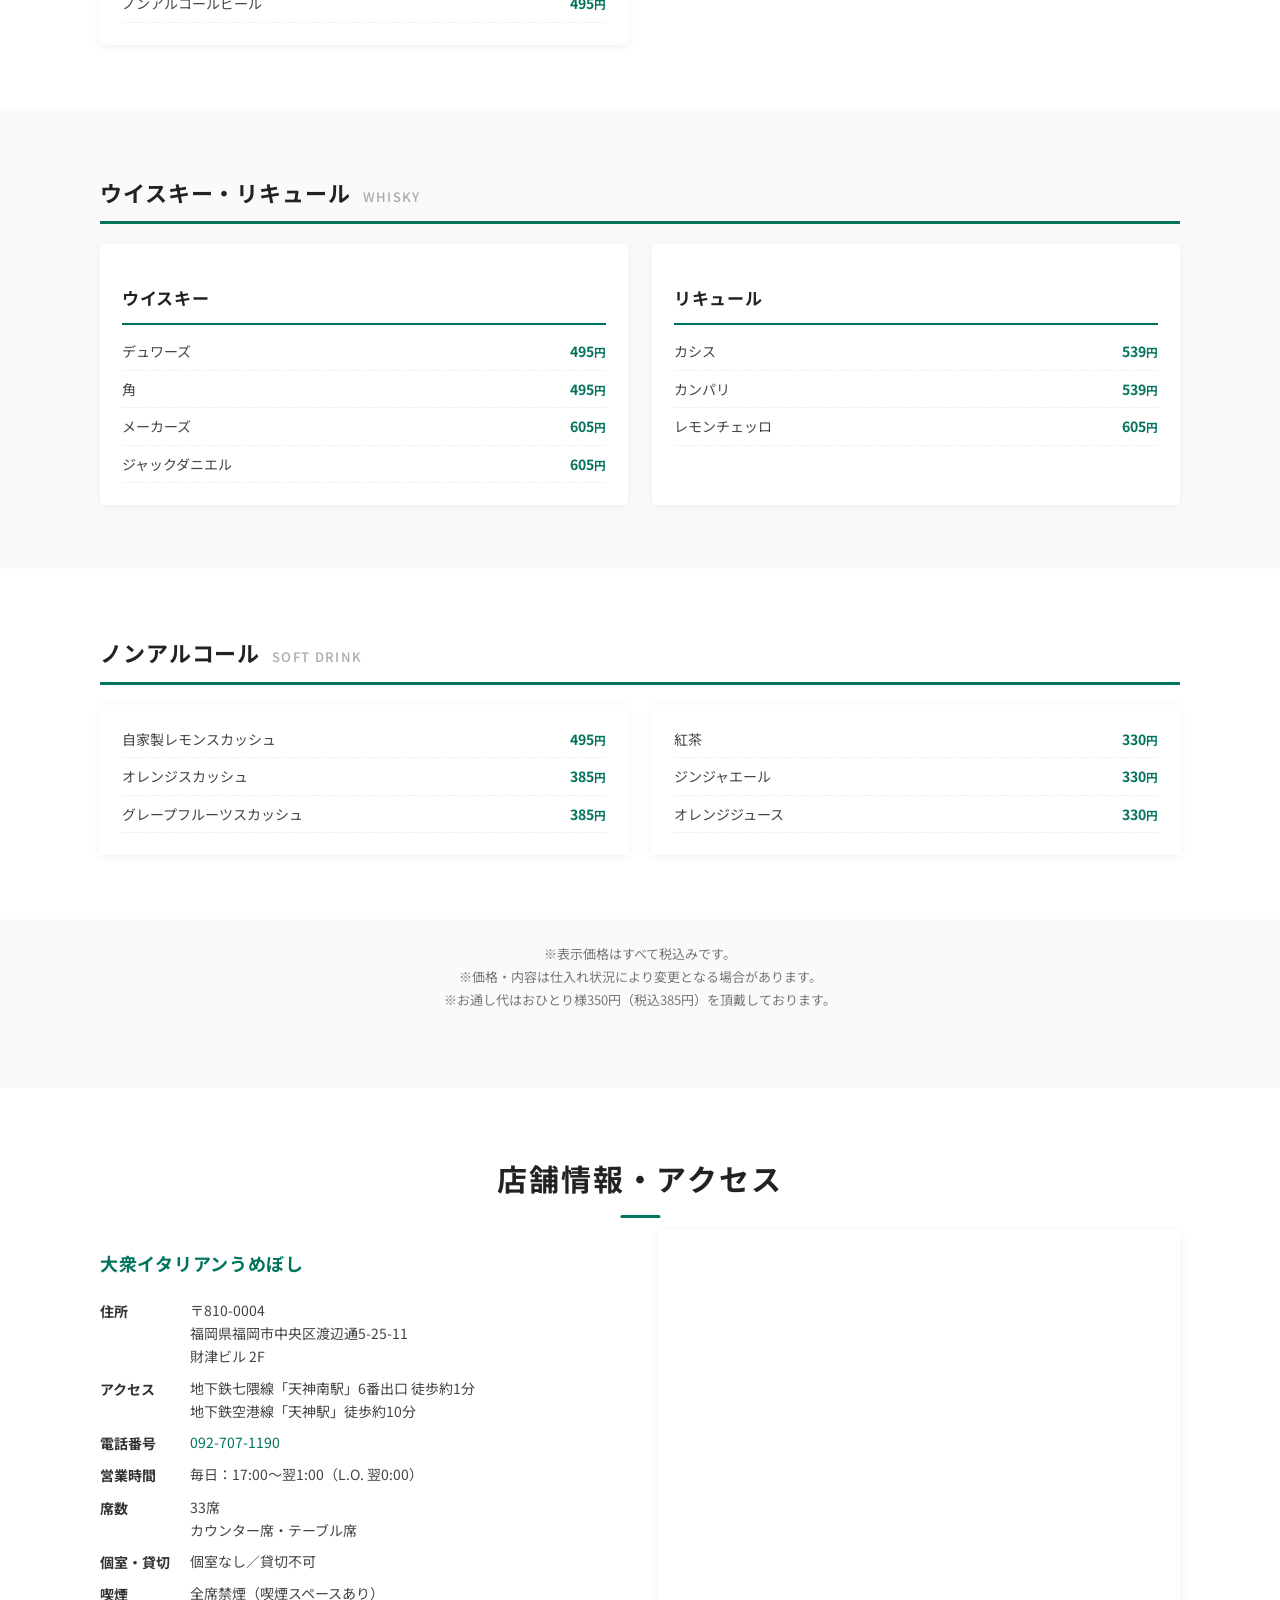
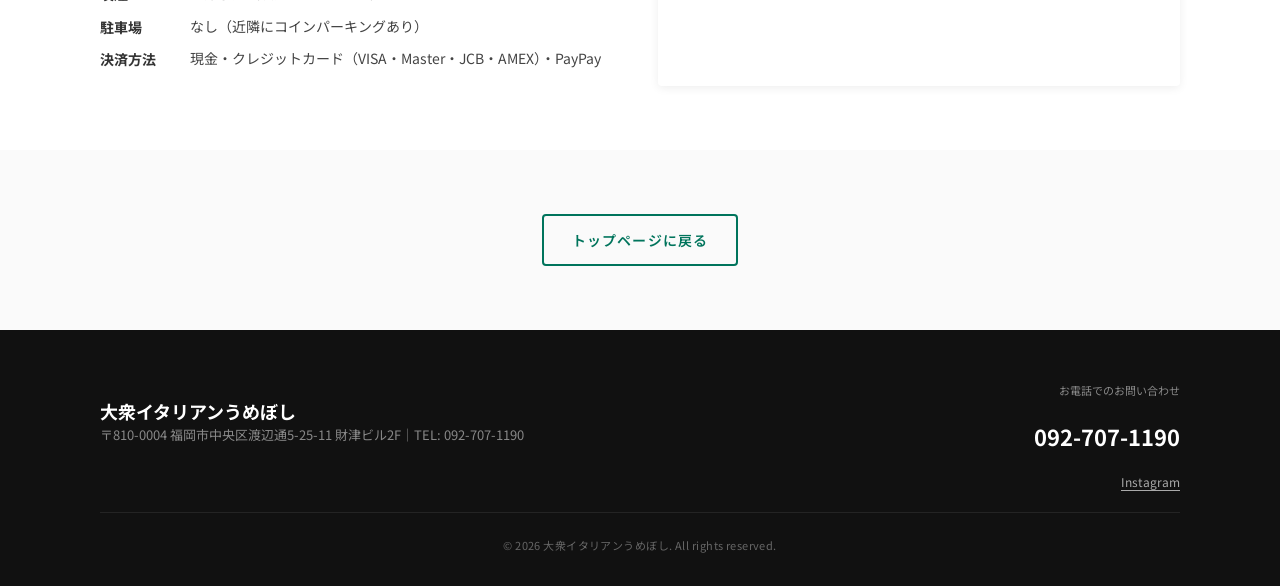
<file: drink.html>
<!DOCTYPE html>
<html lang="ja">
<head>
<meta charset="UTF-8">
<title>ドリンクメニュー｜大衆イタリアンうめぼし</title>
<meta name="viewport" content="width=device-width, initial-scale=1">
<meta name="description" content="大衆イタリアンうめぼしのドリンクメニュー。名物の樽生ワイン・スプリッツアー・ウイスキー・ノンアルコールドリンクなど。天神南駅徒歩1分。">
<link rel="icon" href="./images/itaume_icon.png">
<link rel="preconnect" href="https://fonts.googleapis.com">
<link rel="preconnect" href="https://fonts.gstatic.com" crossorigin>
<link href="https://fonts.googleapis.com/css2?family=Noto+Sans+JP:wght@400;500;700&display=swap" rel="stylesheet">
<link rel="stylesheet" href="./style.css">
<meta property="og:type" content="website">
<meta property="og:title" content="ドリンクメニュー｜大衆イタリアンうめぼし">
<meta property="og:url" content="https://italian-umeboshi.com/drink.html">
<link rel="canonical" href="https://italian-umeboshi.com/drink.html">
<!-- Google tag (gtag.js) -->
<script async src="https://www.googletagmanager.com/gtag/js?id=G-HL9YXERDKV"></script>
<script>
  window.dataLayer = window.dataLayer || [];
  function gtag(){dataLayer.push(arguments);}
  gtag('js', new Date());
  gtag('config', 'G-HL9YXERDKV');
</script>
</head>

<body data-page="drink">
<div id="shared-header"></div>

<main id="main">

  <section class="section page-head">
    <div class="section-inner">
      <h1 class="page-title">ドリンクメニュー</h1>
      <p class="page-lead">大樽から注がれる名物・樽生ワインをはじめ、SNS映えするドリンクが充実。</p>
    </div>
  </section>

  <!-- 名物ドリンク -->
  <section class="section menu-section" style="background:#fff;">
    <div class="section-inner">
      <h2 class="menu-cat-title"><span class="menu-cat-ja">名物ドリンク</span><span class="menu-cat-en">SPECIALITÀ</span></h2>
      <p class="menu-cat-lead">※ワインは別紙メニューもございます。お気軽にスタッフへお尋ねください。</p>
      <div class="drinkcat-grid">

        <div class="drinkcat-card mp-card--feature">
          <p class="drinkcat-title">樽生ワイン <span class="mp-badge mp-badge--red">名物</span></p>
          <ul class="drinkcat-list">
            <li><span>白・赤（泡）</span><span class="price">490<small>円</small></span></li>
            <li><span>白・赤</span><span class="price">490<small>円</small></span></li>
            <li><span>カシス追加</span><span class="price">150<small>円</small></span></li>
          </ul>
        </div>

        <div class="drinkcat-card">
          <p class="drinkcat-title">自家製ドリンク</p>
          <ul class="drinkcat-list">
            <li><span>自家製 漬け込みレモンスプリッツアー</span><span class="price">550<small>円</small></span></li>
            <li><span>果肉たっぷりレッドアイ</span><span class="price">605<small>円</small></span></li>
          </ul>
        </div>

      </div>
    </div>
  </section>

  <!-- スプリッツアー -->
  <section class="section menu-section" style="background:#fafafa;">
    <div class="section-inner">
      <h2 class="menu-cat-title"><span class="menu-cat-ja">スプリッツアー</span><span class="menu-cat-en">SPRITZER</span></h2>
      <div class="drinkcat-grid">

        <div class="drinkcat-card">
          <p class="drinkcat-title">ワインスプリッツアー</p>
          <ul class="drinkcat-list">
            <li><span>白ワインスプリッツアー</span><span class="price">539<small>円</small></span></li>
            <li><span>赤ワインスプリッツアー</span><span class="price">539<small>円</small></span></li>
            <li><span>白サワーグリア</span><span class="price">583<small>円</small></span></li>
            <li><span>赤サワーグリア</span><span class="price">583<small>円</small></span></li>
          </ul>
        </div>

        <div class="drinkcat-card">
          <p class="drinkcat-title">フルーツスプリッツアー</p>
          <ul class="drinkcat-list">
            <li><span>パインスプリッツアー</span><span class="price">605<small>円</small></span></li>
            <li><span>ピーチスプリッツアー</span><span class="price">605<small>円</small></span></li>
            <li><span>グレフルスプリッツアー</span><span class="price">605<small>円</small></span></li>
            <li><span>オレンジスプリッツアー</span><span class="price">605<small>円</small></span></li>
            <li><span>モヒートスプリッツアー</span><span class="price">550<small>円</small></span></li>
          </ul>
        </div>

      </div>
    </div>
  </section>

  <!-- ビール -->
  <section class="section menu-section" style="background:#fff;">
    <div class="section-inner">
      <h2 class="menu-cat-title"><span class="menu-cat-ja">ビール</span><span class="menu-cat-en">BEER</span></h2>
      <div class="drinkcat-grid">

        <div class="drinkcat-card">
          <p class="drinkcat-title">ビール各種</p>
          <ul class="drinkcat-list">
            <li><span>サッポロ黒ラベル <small class="drinkcat-sub">ザ・パーフェクト</small></span><span class="price">605<small>円</small></span></li>
            <li><span>シャンディーガフ</span><span class="price">605<small>円</small></span></li>
            <li><span>ノンアルコールビール</span><span class="price">495<small>円</small></span></li>
          </ul>
        </div>

      </div>
    </div>
  </section>

  <!-- ウイスキー・リキュール -->
  <section class="section menu-section" style="background:#fafafa;">
    <div class="section-inner">
      <h2 class="menu-cat-title"><span class="menu-cat-ja">ウイスキー・リキュール</span><span class="menu-cat-en">WHISKY</span></h2>
      <div class="drinkcat-grid">

        <div class="drinkcat-card">
          <p class="drinkcat-title">ウイスキー</p>
          <ul class="drinkcat-list">
            <li><span>デュワーズ</span><span class="price">495<small>円</small></span></li>
            <li><span>角</span><span class="price">495<small>円</small></span></li>
            <li><span>メーカーズ</span><span class="price">605<small>円</small></span></li>
            <li><span>ジャックダニエル</span><span class="price">605<small>円</small></span></li>
          </ul>
        </div>

        <div class="drinkcat-card">
          <p class="drinkcat-title">リキュール</p>
          <ul class="drinkcat-list">
            <li><span>カシス</span><span class="price">539<small>円</small></span></li>
            <li><span>カンパリ</span><span class="price">539<small>円</small></span></li>
            <li><span>レモンチェッロ</span><span class="price">605<small>円</small></span></li>
          </ul>
        </div>

      </div>
    </div>
  </section>

  <!-- ノンアルコール -->
  <section class="section menu-section" style="background:#fff;">
    <div class="section-inner">
      <h2 class="menu-cat-title"><span class="menu-cat-ja">ノンアルコール</span><span class="menu-cat-en">SOFT DRINK</span></h2>
      <div class="drinkcat-grid">

        <div class="drinkcat-card">
          <ul class="drinkcat-list">
            <li><span>自家製レモンスカッシュ</span><span class="price">495<small>円</small></span></li>
            <li><span>オレンジスカッシュ</span><span class="price">385<small>円</small></span></li>
            <li><span>グレープフルーツスカッシュ</span><span class="price">385<small>円</small></span></li>
          </ul>
        </div>

        <div class="drinkcat-card">
          <ul class="drinkcat-list">
            <li><span>紅茶</span><span class="price">330<small>円</small></span></li>
            <li><span>ジンジャエール</span><span class="price">330<small>円</small></span></li>
            <li><span>オレンジジュース</span><span class="price">330<small>円</small></span></li>
          </ul>
        </div>

      </div>
    </div>
  </section>

  <section class="section" style="background:#fafafa; padding-top:0;">
    <div class="section-inner">
      <p class="mp-note">
        ※表示価格はすべて税込みです。<br>
        ※価格・内容は仕入れ状況により変更となる場合があります。<br>
        ※お通し代はおひとり様350円（税込385円）を頂戴しております。
      </p>
    </div>
  </section>

  <div id="shared-bottom"></div>
  <a href="#" class="page-top" aria-label="ページの先頭へ"><svg xmlns="http://www.w3.org/2000/svg" width="22" height="22" viewBox="0 0 24 24" fill="none" stroke="currentColor" stroke-width="2.5" stroke-linecap="round" stroke-linejoin="round"><polyline points="18 15 12 9 6 15"/></svg></a>

</main>

<script src="./common.js"></script>
</body>
</html>
</file>
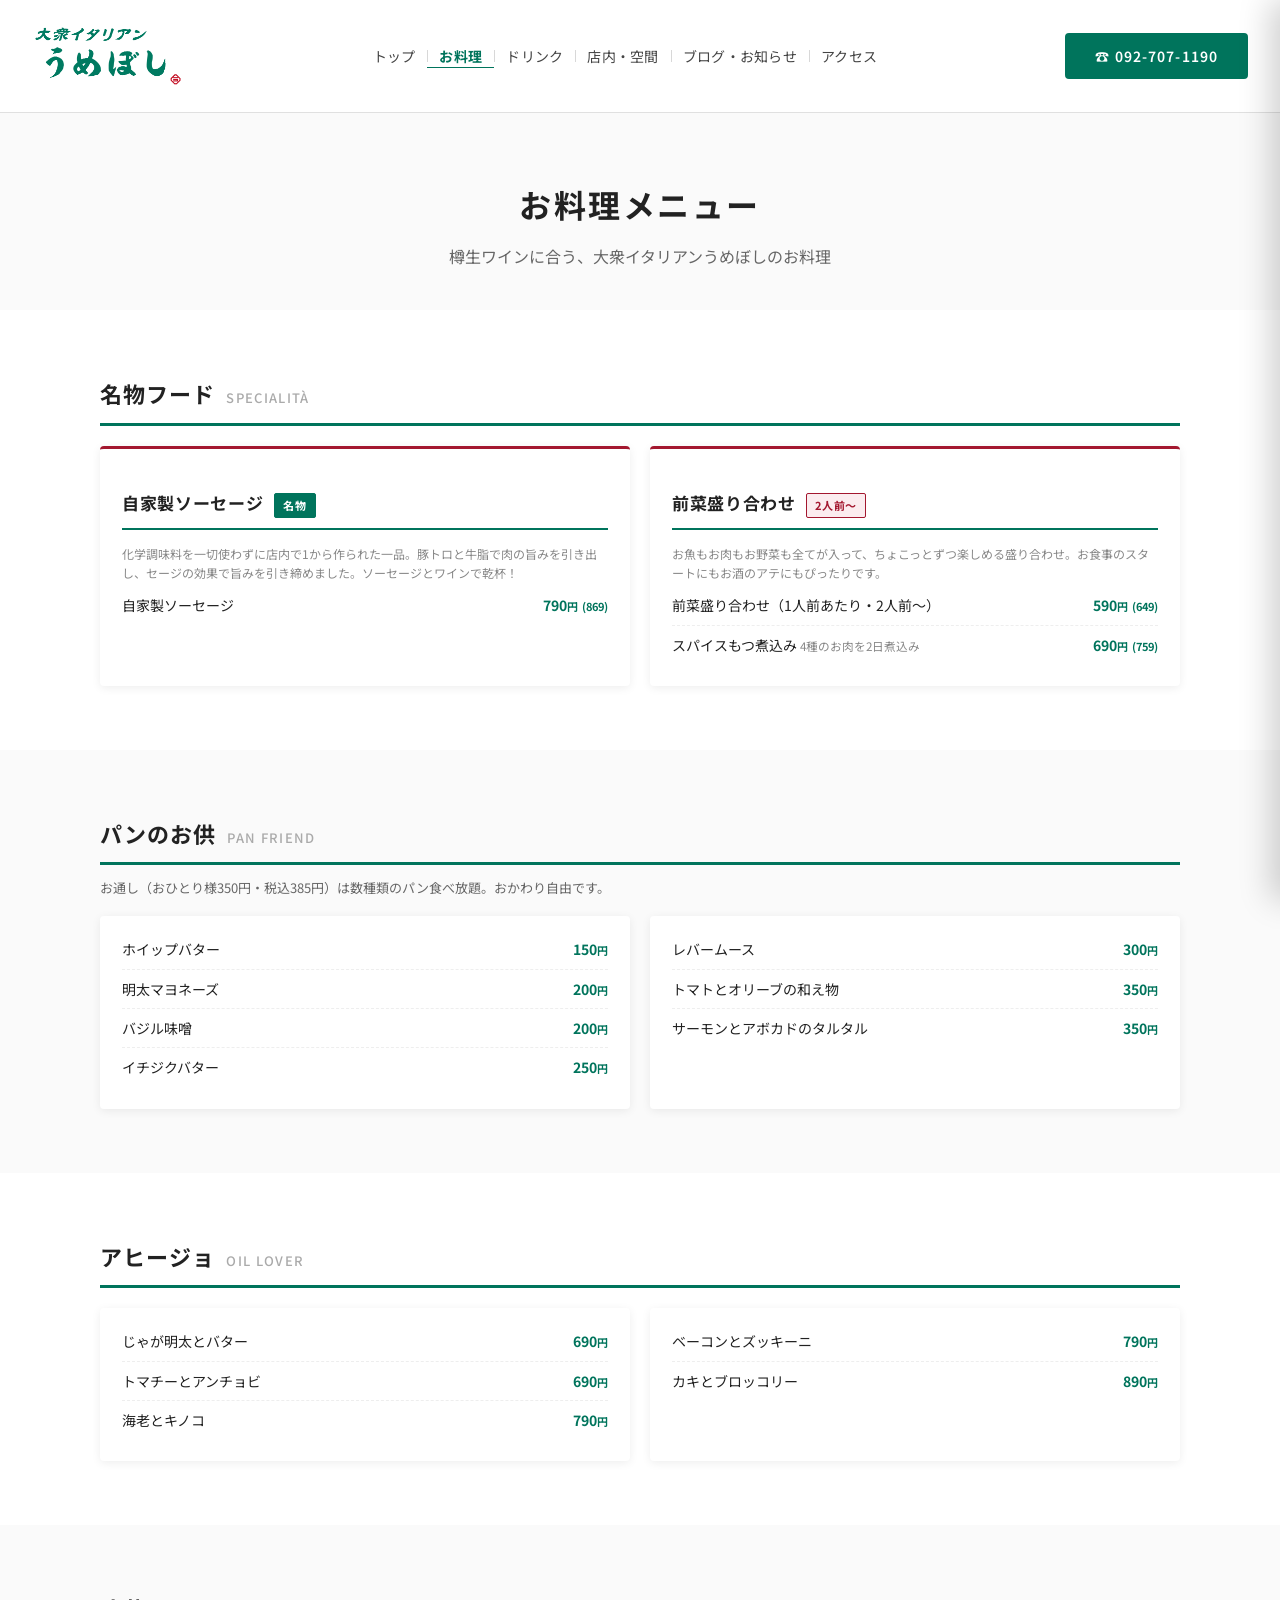
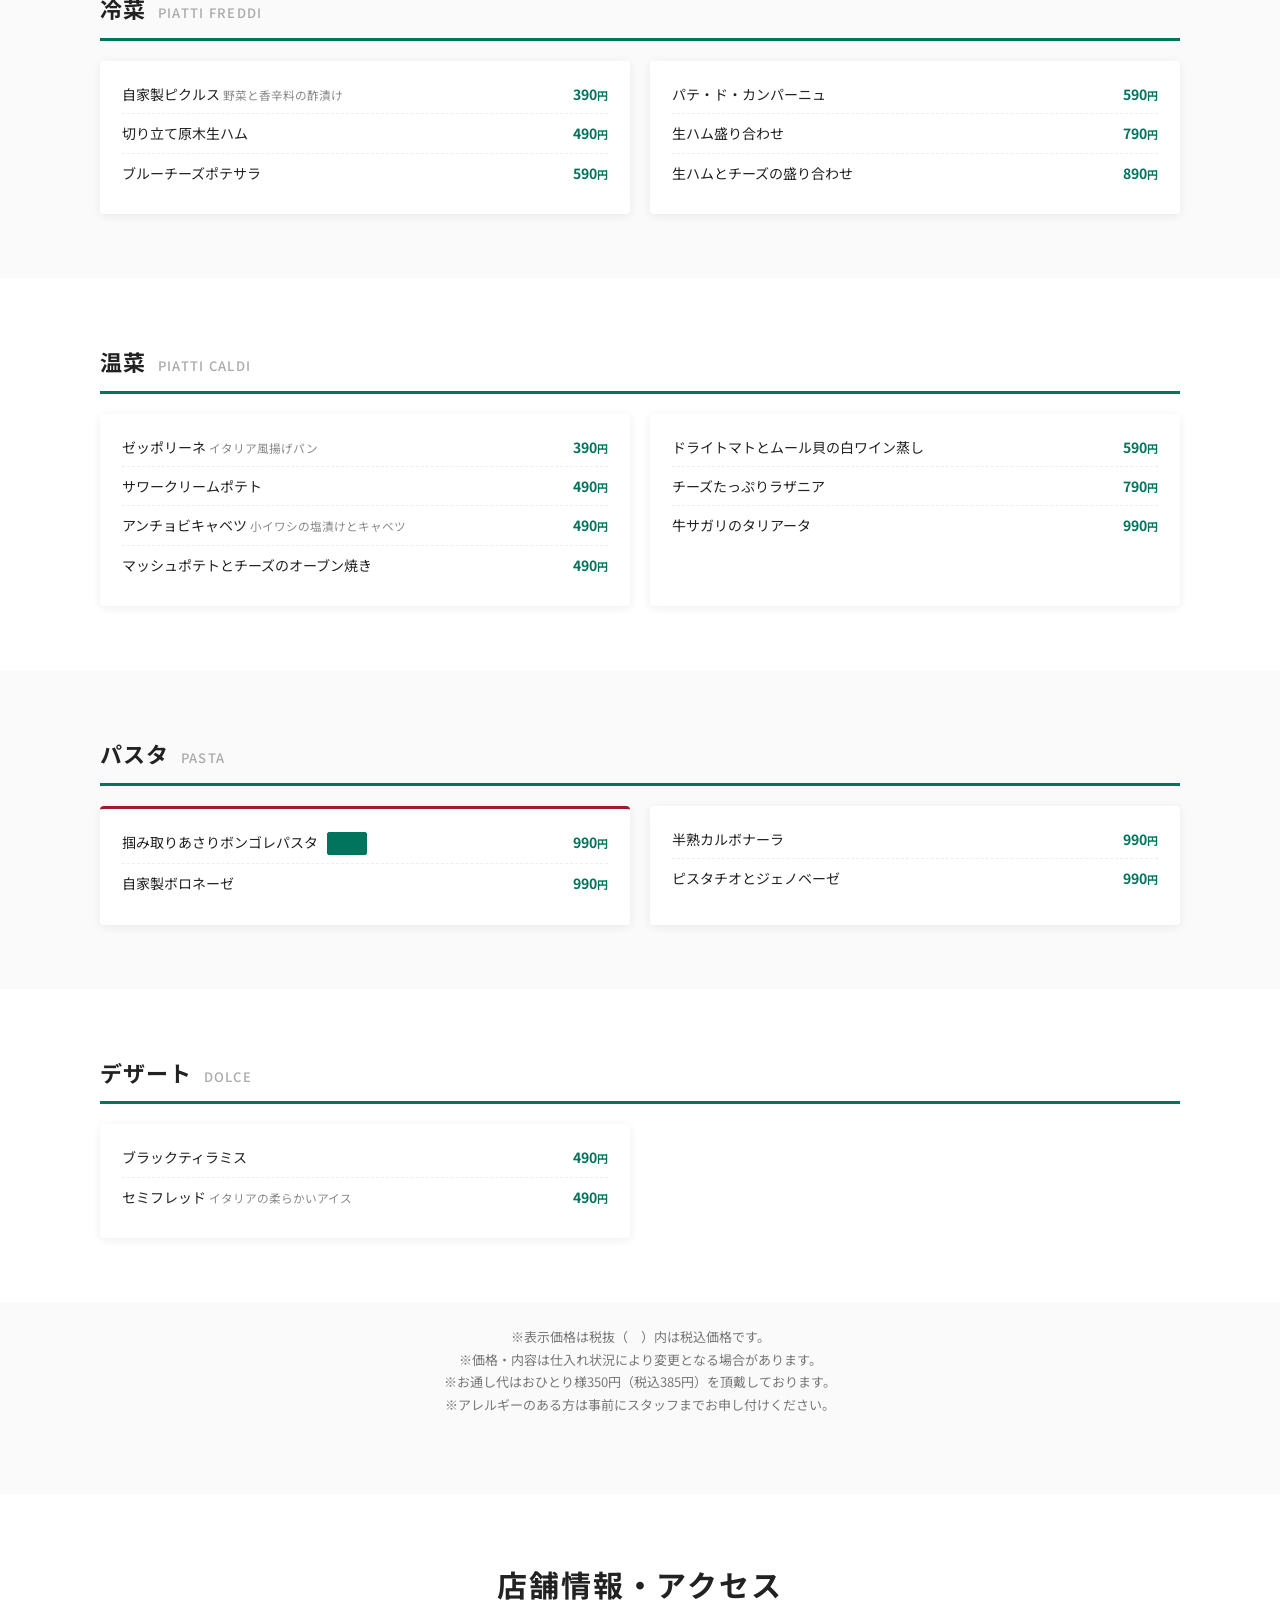
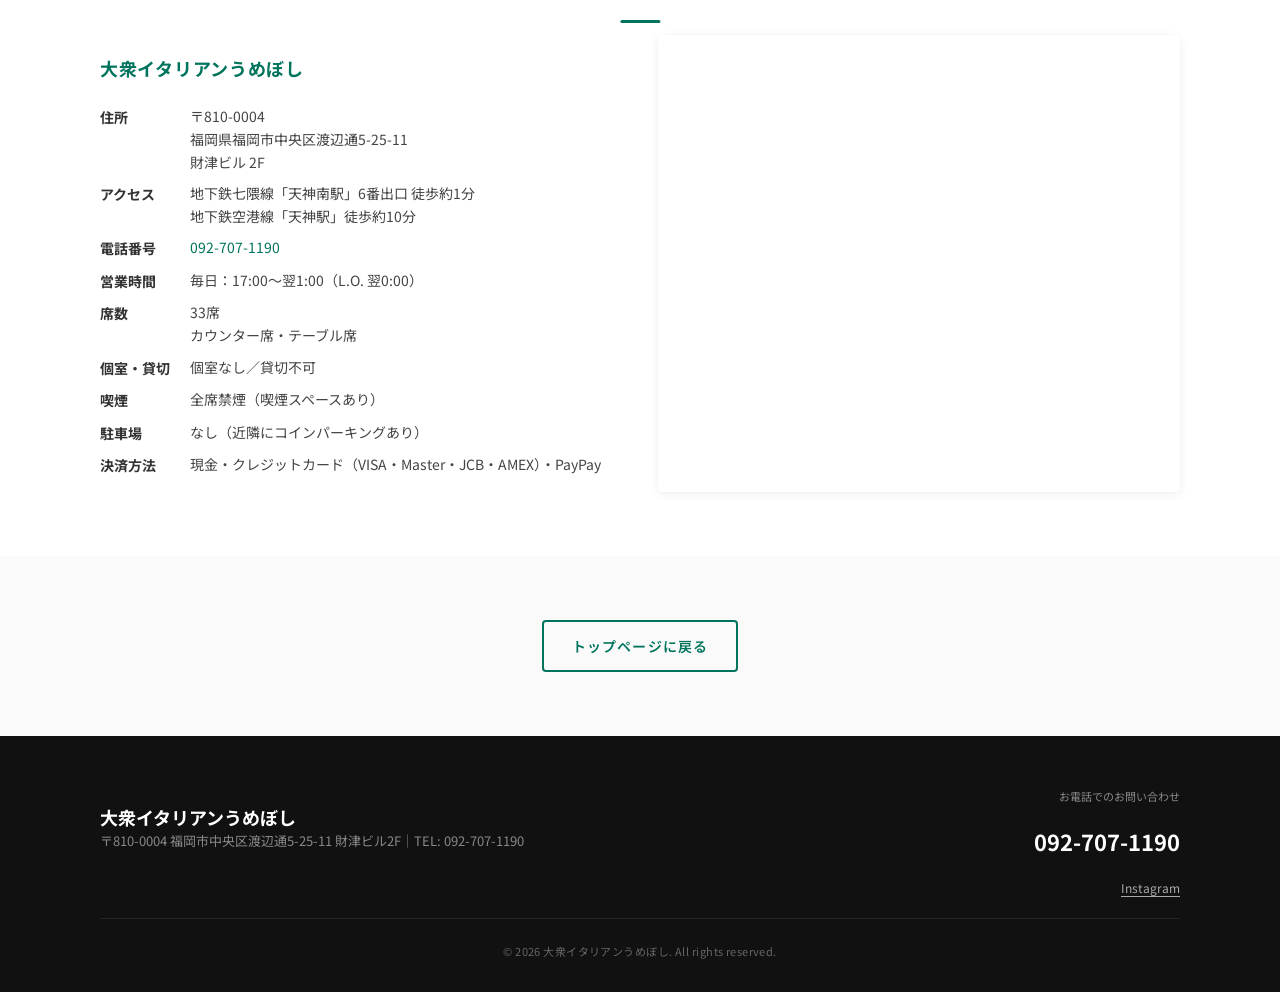
<file: menu.html>
<!DOCTYPE html>
<html lang="ja">
<head>
<meta charset="UTF-8">
<title>お料理メニュー｜大衆イタリアンうめぼし</title>
<meta name="viewport" content="width=device-width, initial-scale=1">
<meta name="description" content="大衆イタリアンうめぼしのお料理メニュー。名物フード・パンのお供・アヒージョ・冷菜・温菜・パスタ・デザートまで、樽生ワインに合う大衆イタリアンをご紹介。天神南駅徒歩1分。">
<link rel="icon" href="./images/itaume_icon.png">
<link rel="preconnect" href="https://fonts.googleapis.com">
<link rel="preconnect" href="https://fonts.gstatic.com" crossorigin>
<link href="https://fonts.googleapis.com/css2?family=Noto+Sans+JP:wght@400;500;700&display=swap" rel="stylesheet">
<link rel="stylesheet" href="./style.css">
<meta property="og:type" content="website">
<meta property="og:title" content="お料理メニュー｜大衆イタリアンうめぼし">
<meta property="og:url" content="https://italian-umeboshi.com/menu.html">
<link rel="canonical" href="https://italian-umeboshi.com/menu.html">
<!-- Google tag (gtag.js) -->
<script async src="https://www.googletagmanager.com/gtag/js?id=G-HL9YXERDKV"></script>
<script>
  window.dataLayer = window.dataLayer || [];
  function gtag(){dataLayer.push(arguments);}
  gtag('js', new Date());
  gtag('config', 'G-HL9YXERDKV');
</script>
</head>

<body data-page="menu">
<div id="shared-header"></div>

<main id="main">

  <section class="section page-head">
    <div class="section-inner">
      <h1 class="page-title">お料理メニュー</h1>
      <p class="page-lead">樽生ワインに合う、大衆イタリアンうめぼしのお料理</p>
    </div>
  </section>

  <!-- 名物フード -->
  <section class="section menu-section" style="background:#fff;">
    <div class="section-inner">
      <h2 class="menu-cat-title"><span class="menu-cat-ja">名物フード</span><span class="menu-cat-en">SPECIALITÀ</span></h2>
      <div class="mp-grid mp-grid--2">

        <div class="mp-card mp-card--feature">
          <p class="mp-card__title">自家製ソーセージ <span class="mp-badge mp-badge--red">名物</span></p>
          <p class="mp-card__note">化学調味料を一切使わずに店内で1から作られた一品。豚トロと牛脂で肉の旨みを引き出し、セージの効果で旨みを引き締めました。ソーセージとワインで乾杯！</p>
          <ul class="mp-list">
            <li class="mp-item"><span>自家製ソーセージ</span><span class="mp-price">790<small>円</small><small style="margin-left:4px;">(869)</small></span></li>
          </ul>
        </div>

        <div class="mp-card mp-card--feature">
          <p class="mp-card__title">前菜盛り合わせ <span class="mp-badge mp-badge--gold">2人前〜</span></p>
          <p class="mp-card__note">お魚もお肉もお野菜も全てが入って、ちょこっとずつ楽しめる盛り合わせ。お食事のスタートにもお酒のアテにもぴったりです。</p>
          <ul class="mp-list">
            <li class="mp-item"><span>前菜盛り合わせ（1人前あたり・2人前〜）</span><span class="mp-price">590<small>円</small><small style="margin-left:4px;">(649)</small></span></li>
            <li class="mp-item"><span>スパイスもつ煮込み <small style="color:#888;">4種のお肉を2日煮込み</small></span><span class="mp-price">690<small>円</small><small style="margin-left:4px;">(759)</small></span></li>
          </ul>
        </div>

      </div>
    </div>
  </section>

  <!-- パンのお供 -->
  <section class="section menu-section" style="background:#fafafa;">
    <div class="section-inner">
      <h2 class="menu-cat-title"><span class="menu-cat-ja">パンのお供</span><span class="menu-cat-en">PAN FRIEND</span></h2>
      <p class="menu-cat-lead">お通し（おひとり様350円・税込385円）は数種類のパン食べ放題。おかわり自由です。</p>
      <div class="mp-grid mp-grid--2">

        <div class="mp-card">
          <ul class="mp-list">
            <li class="mp-item"><span>ホイップバター</span><span class="mp-price">150<small>円</small></span></li>
            <li class="mp-item"><span>明太マヨネーズ</span><span class="mp-price">200<small>円</small></span></li>
            <li class="mp-item"><span>バジル味噌</span><span class="mp-price">200<small>円</small></span></li>
            <li class="mp-item"><span>イチジクバター</span><span class="mp-price">250<small>円</small></span></li>
          </ul>
        </div>

        <div class="mp-card">
          <ul class="mp-list">
            <li class="mp-item"><span>レバームース</span><span class="mp-price">300<small>円</small></span></li>
            <li class="mp-item"><span>トマトとオリーブの和え物</span><span class="mp-price">350<small>円</small></span></li>
            <li class="mp-item"><span>サーモンとアボカドのタルタル</span><span class="mp-price">350<small>円</small></span></li>
          </ul>
        </div>

      </div>
    </div>
  </section>

  <!-- アヒージョ -->
  <section class="section menu-section" style="background:#fff;">
    <div class="section-inner">
      <h2 class="menu-cat-title"><span class="menu-cat-ja">アヒージョ</span><span class="menu-cat-en">OIL LOVER</span></h2>
      <div class="mp-grid mp-grid--2">

        <div class="mp-card">
          <ul class="mp-list">
            <li class="mp-item"><span>じゃが明太とバター</span><span class="mp-price">690<small>円</small></span></li>
            <li class="mp-item"><span>トマチーとアンチョビ</span><span class="mp-price">690<small>円</small></span></li>
            <li class="mp-item"><span>海老とキノコ</span><span class="mp-price">790<small>円</small></span></li>
          </ul>
        </div>

        <div class="mp-card">
          <ul class="mp-list">
            <li class="mp-item"><span>ベーコンとズッキーニ</span><span class="mp-price">790<small>円</small></span></li>
            <li class="mp-item"><span>カキとブロッコリー</span><span class="mp-price">890<small>円</small></span></li>
          </ul>
        </div>

      </div>
    </div>
  </section>

  <!-- 冷菜・温菜 -->
  <section class="section menu-section" style="background:#fafafa;">
    <div class="section-inner">
      <h2 class="menu-cat-title"><span class="menu-cat-ja">冷菜</span><span class="menu-cat-en">PIATTI FREDDI</span></h2>
      <div class="mp-grid mp-grid--2">

        <div class="mp-card">
          <ul class="mp-list">
            <li class="mp-item"><span>自家製ピクルス <small style="color:#888;">野菜と香辛料の酢漬け</small></span><span class="mp-price">390<small>円</small></span></li>
            <li class="mp-item"><span>切り立て原木生ハム</span><span class="mp-price">490<small>円</small></span></li>
            <li class="mp-item"><span>ブルーチーズポテサラ</span><span class="mp-price">590<small>円</small></span></li>
          </ul>
        </div>

        <div class="mp-card">
          <ul class="mp-list">
            <li class="mp-item"><span>パテ・ド・カンパーニュ</span><span class="mp-price">590<small>円</small></span></li>
            <li class="mp-item"><span>生ハム盛り合わせ</span><span class="mp-price">790<small>円</small></span></li>
            <li class="mp-item"><span>生ハムとチーズの盛り合わせ</span><span class="mp-price">890<small>円</small></span></li>
          </ul>
        </div>

      </div>
    </div>
  </section>

  <!-- 温菜 -->
  <section class="section menu-section" style="background:#fff;">
    <div class="section-inner">
      <h2 class="menu-cat-title"><span class="menu-cat-ja">温菜</span><span class="menu-cat-en">PIATTI CALDI</span></h2>
      <div class="mp-grid mp-grid--2">

        <div class="mp-card">
          <ul class="mp-list">
            <li class="mp-item"><span>ゼッポリーネ <small style="color:#888;">イタリア風揚げパン</small></span><span class="mp-price">390<small>円</small></span></li>
            <li class="mp-item"><span>サワークリームポテト</span><span class="mp-price">490<small>円</small></span></li>
            <li class="mp-item"><span>アンチョビキャベツ <small style="color:#888;">小イワシの塩漬けとキャベツ</small></span><span class="mp-price">490<small>円</small></span></li>
            <li class="mp-item"><span>マッシュポテトとチーズのオーブン焼き</span><span class="mp-price">490<small>円</small></span></li>
          </ul>
        </div>

        <div class="mp-card">
          <ul class="mp-list">
            <li class="mp-item"><span>ドライトマトとムール貝の白ワイン蒸し</span><span class="mp-price">590<small>円</small></span></li>
            <li class="mp-item"><span>チーズたっぷりラザニア</span><span class="mp-price">790<small>円</small></span></li>
            <li class="mp-item"><span>牛サガリのタリアータ</span><span class="mp-price">990<small>円</small></span></li>
          </ul>
        </div>

      </div>
    </div>
  </section>

  <!-- パスタ・デザート -->
  <section class="section menu-section" style="background:#fafafa;">
    <div class="section-inner">
      <h2 class="menu-cat-title"><span class="menu-cat-ja">パスタ</span><span class="menu-cat-en">PASTA</span></h2>
      <div class="mp-grid mp-grid--2">

        <div class="mp-card mp-card--feature">
          <ul class="mp-list">
            <li class="mp-item"><span>掴み取りあさりボンゴレパスタ <span class="mp-badge mp-badge--red">名物</span></span><span class="mp-price">990<small>円</small></span></li>
            <li class="mp-item"><span>自家製ボロネーゼ</span><span class="mp-price">990<small>円</small></span></li>
          </ul>
        </div>

        <div class="mp-card">
          <ul class="mp-list">
            <li class="mp-item"><span>半熟カルボナーラ</span><span class="mp-price">990<small>円</small></span></li>
            <li class="mp-item"><span>ピスタチオとジェノベーゼ</span><span class="mp-price">990<small>円</small></span></li>
          </ul>
        </div>

      </div>
    </div>
  </section>

  <section class="section menu-section" style="background:#fff;">
    <div class="section-inner">
      <h2 class="menu-cat-title"><span class="menu-cat-ja">デザート</span><span class="menu-cat-en">DOLCE</span></h2>
      <div class="mp-grid mp-grid--2">

        <div class="mp-card">
          <ul class="mp-list">
            <li class="mp-item"><span>ブラックティラミス</span><span class="mp-price">490<small>円</small></span></li>
            <li class="mp-item"><span>セミフレッド <small style="color:#888;">イタリアの柔らかいアイス</small></span><span class="mp-price">490<small>円</small></span></li>
          </ul>
        </div>

      </div>
    </div>
  </section>

  <section class="section" style="background:#fafafa; padding-top:0;">
    <div class="section-inner">
      <p class="mp-note">
        ※表示価格は税抜（　）内は税込価格です。<br>
        ※価格・内容は仕入れ状況により変更となる場合があります。<br>
        ※お通し代はおひとり様350円（税込385円）を頂戴しております。<br>
        ※アレルギーのある方は事前にスタッフまでお申し付けください。
      </p>
    </div>
  </section>

  <div id="shared-bottom"></div>
  <a href="#" class="page-top" aria-label="ページの先頭へ"><svg xmlns="http://www.w3.org/2000/svg" width="22" height="22" viewBox="0 0 24 24" fill="none" stroke="currentColor" stroke-width="2.5" stroke-linecap="round" stroke-linejoin="round"><polyline points="18 15 12 9 6 15"/></svg></a>

</main>

<script src="./common.js"></script>
</body>
</html>
</file>
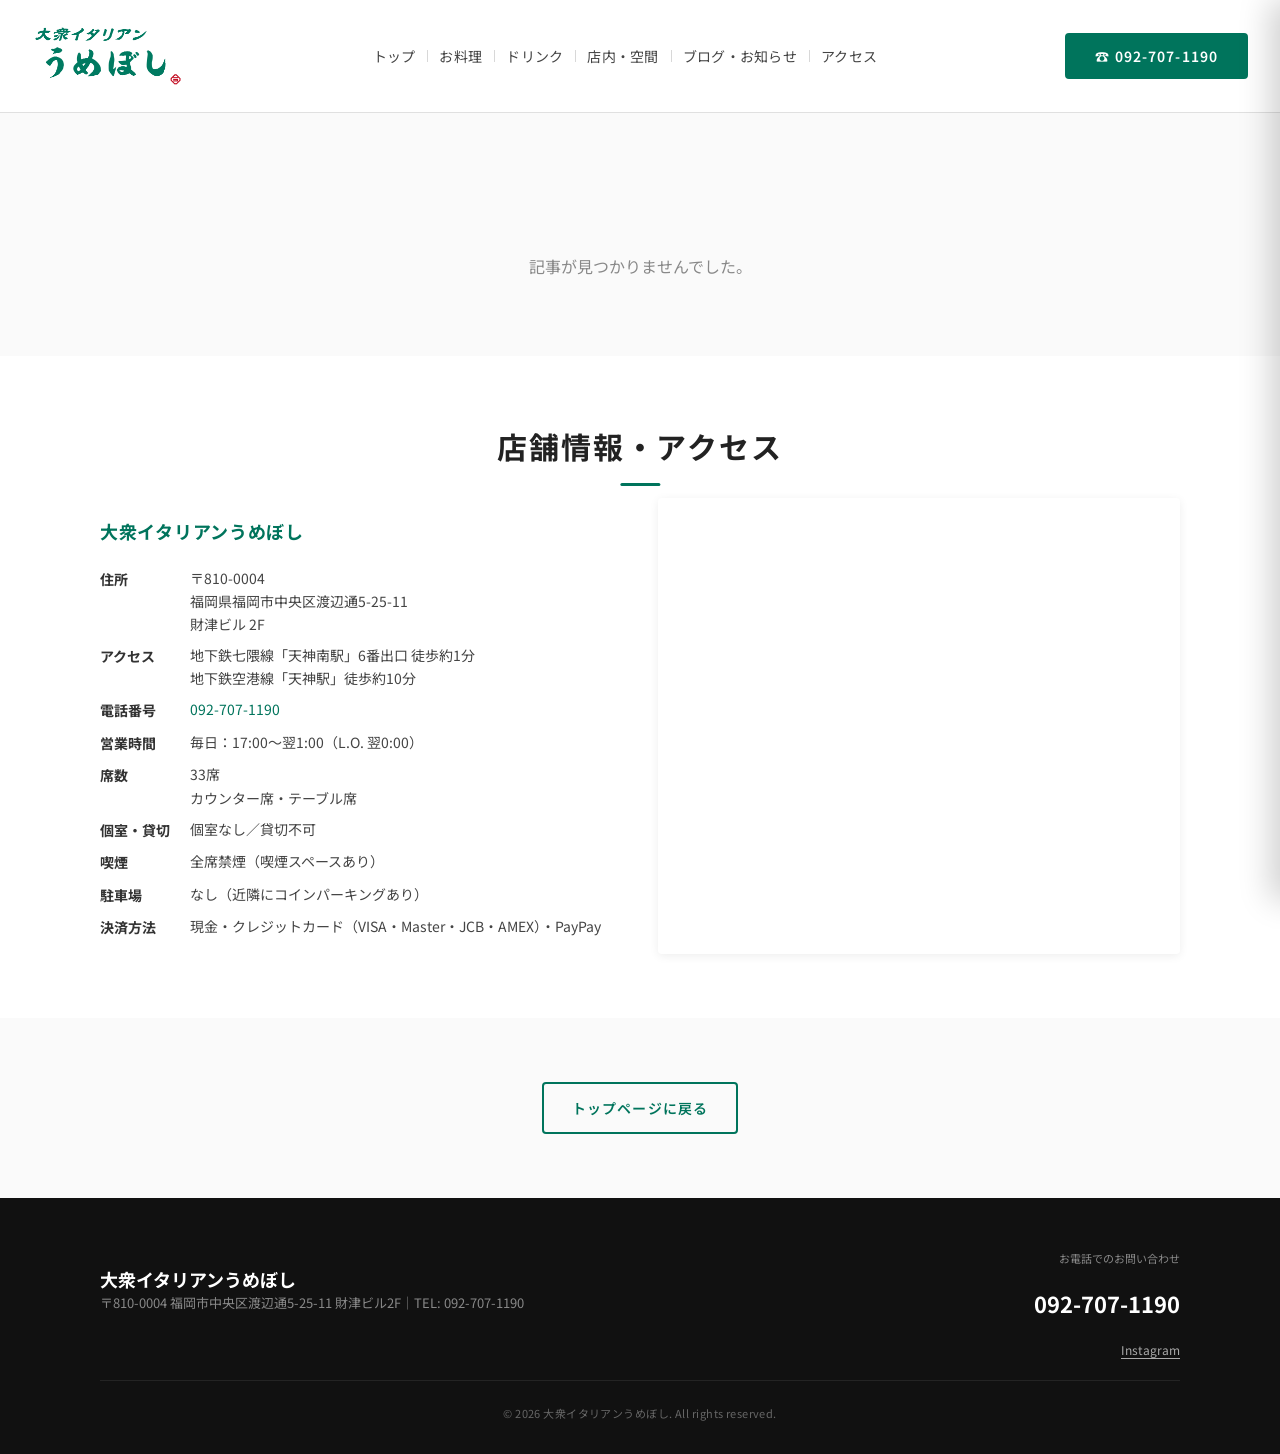
<file: blog/posts/post.html>
<!DOCTYPE html>
<html lang="ja">
<head>
<meta charset="UTF-8">
<title>ブログ｜大衆イタリアンうめぼし</title>
<meta name="viewport" content="width=device-width, initial-scale=1">
<meta name="description" content="大衆イタリアンうめぼしのブログ記事">
<link rel="canonical" id="canonical-link" href="https://italian-umeboshi.com/blog/">
<meta property="og:type" content="article">
<meta property="og:site_name" content="大衆イタリアンうめぼし">
<meta property="og:url" id="og-url" content="https://italian-umeboshi.com/blog/">
<link rel="icon" href="../../images/itaume_icon.png">
<link rel="preconnect" href="https://fonts.googleapis.com">
<link rel="preconnect" href="https://fonts.gstatic.com" crossorigin>
<link href="https://fonts.googleapis.com/css2?family=Noto+Sans+JP:wght@400;500;700&display=swap" rel="stylesheet">
<link rel="stylesheet" href="../../style.css">
<script src="../../vendor/dompurify/purify.min.js"></script>
<script src="../../vendor/marked/marked.umd.js"></script>
<!-- Google tag (gtag.js) -->
<script async src="https://www.googletagmanager.com/gtag/js?id=G-HL9YXERDKV"></script>
<script>
  window.dataLayer = window.dataLayer || [];
  function gtag(){dataLayer.push(arguments);}
  gtag('js', new Date());
  gtag('config', 'G-HL9YXERDKV');
</script>
<style>
  .post-hero {
    width: 100%;
    max-height: 420px;
    object-fit: cover;
    border-radius: 4px;
    margin-bottom: 28px;
    display: block;
  }
  .post-meta {
    display: flex;
    align-items: center;
    gap: 12px;
    margin-bottom: 18px;
    flex-wrap: wrap;
  }
  .post-date {
    font-size: 12px;
    color: #999;
    letter-spacing: 0.06em;
  }
  .post-tag {
    font-size: 11px;
    padding: 2px 10px;
    border-radius: 2px;
    background: var(--primary-soft);
    color: var(--primary);
    border: 1px solid rgba(0,116,92,0.2);
  }
  .post-title {
    font-size: clamp(20px, 3vw, 28px);
    font-weight: 700;
    line-height: 1.5;
    margin-bottom: 24px;
    letter-spacing: 0.03em;
  }
  .post-body {
    font-size: 15px;
    line-height: 1.9;
    color: #333;
    max-width: 720px;
  }
  .post-body h2 {
    font-size: 20px;
    font-weight: 700;
    margin: 32px 0 12px;
    padding-bottom: 8px;
    border-bottom: 2px solid var(--primary);
  }
  .post-body h3 {
    font-size: 17px;
    font-weight: 700;
    margin: 24px 0 10px;
  }
  .post-body p { margin: 0 0 16px; }
  .post-body ul, .post-body ol {
    padding-left: 1.6em;
    margin-bottom: 16px;
  }
  .post-body img {
    max-width: 100%;
    height: auto;
    border-radius: 4px;
    margin: 12px 0;
  }
  .post-back {
    margin-top: 40px;
    padding-top: 24px;
    border-top: 1px solid #eee;
  }
</style>
<script src="../../vendor/blog-security.js"></script>
</head>

<body data-page="blog">
<div id="shared-header"></div>

<main id="main">

  <section class="section page-head" id="post-section">
    <div class="section-inner" style="max-width:760px;">
      <p id="post-loading" style="text-align:center; color:#888; padding:60px 0;">読み込み中…</p>
    </div>
  </section>

  <div id="shared-bottom"></div>
  <a href="#" class="page-top" aria-label="ページの先頭へ"><svg xmlns="http://www.w3.org/2000/svg" width="22" height="22" viewBox="0 0 24 24" fill="none" stroke="currentColor" stroke-width="2.5" stroke-linecap="round" stroke-linejoin="round"><polyline points="18 15 12 9 6 15"/></svg></a>

</main>

<script src="../../common.js"></script>
<script>
(function () {
  function esc(s) {
    return String(s ?? '').replaceAll('&','&amp;').replaceAll('<','&lt;')
      .replaceAll('>','&gt;').replaceAll('"','&quot;').replaceAll("'","&#39;");
  }
  function fmtDate(d) {
    const m = String(d || '').match(/^(\d{4})-(\d{2})-(\d{2})$/);
    return m ? `${m[1]}年${m[2]}月${m[3]}日` : esc(d || '');
  }

  const slug = decodeURIComponent(location.hash.slice(1)) || new URLSearchParams(location.search).get('slug');
  const section = document.getElementById('post-section');

  if (!slug) {
    section.innerHTML = '<div class="section-inner"><p style="text-align:center;color:#888;padding:60px 0;">記事が見つかりませんでした。</p></div>';
    return;
  }

  const canonicalUrl = `https://italian-umeboshi.com/blog/posts/post.html?slug=${encodeURIComponent(slug)}`;
  document.getElementById('canonical-link')?.setAttribute('href', canonicalUrl);
  document.getElementById('og-url')?.setAttribute('content', canonicalUrl);

  fetch('../../blog/posts.json', { cache: 'no-store' })
    .then(r => { if (!r.ok) throw new Error(); return r.json(); })
    .then(data => {
      const posts = data.posts ?? data;
      const post = posts.find(p => p.slug === slug);
      if (!post) throw new Error('not found');

      document.title = `${post.title}｜大衆イタリアンうめぼし`;

      let imgSrc = '';
      if (post.image) {
        imgSrc = post.image
          .replace(/^\.\//, '../../')
          .replace(/^\.\.\//, '../../');
      }

      const rawBody = post.body || `<p>${esc(post.excerpt)}</p>`;
      const bodyHtml = (typeof marked !== 'undefined' && !rawBody.trimStart().startsWith('<'))
        ? marked.parse(rawBody)
        : rawBody;

      const tags = Array.isArray(post.tags) ? post.tags : [];

      section.innerHTML = `
        <div class="section-inner" style="max-width:760px;">
          <div class="post-meta">
            <time class="post-date" datetime="${esc(post.date)}">${fmtDate(post.date)}</time>
            ${tags.map(t => `<span class="post-tag">${esc(t)}</span>`).join('')}
          </div>
          <h1 class="post-title">${esc(post.title)}</h1>
          ${imgSrc ? `<img src="${esc(BlogSecurity.imageURL(imgSrc))}" alt="${esc(post.title)}" class="post-hero">` : ''}
          <div class="post-body">${BlogSecurity.sanitizeHTML(bodyHtml)}</div>
          <div class="post-back">
            <a href="/blog/" class="btn-secondary">← ブログ一覧に戻る</a>
          </div>
        </div>`;
    })
    .catch(() => {
      section.innerHTML = '<div class="section-inner"><p style="text-align:center;color:#888;padding:60px 0;">記事が見つかりませんでした。</p></div>';
    });
})();
</script>

</body>
</html>
</file>
<file: style.css>
/* --------------- reset & base --------------- */

:root {
  --header-h: 112px;

  /* ===== THEME COLOR (大衆イタリアンうめぼし / Italian Green) ===== */
  --primary:        #00745c;
  --primary-hover:  #00543f;
  --primary-soft:   #eaf5f1;
  --primary-ink:    #fff;
  --gold:           #a3172f;
  --gold-soft:      #fbecef;
}

*,
*::before,
*::after { box-sizing: border-box; }

html { scroll-behavior: smooth; }

body {
  margin: 0;
  font-family: "Noto Sans JP", "Hiragino Sans", "Yu Gothic", sans-serif;
  color: #222;
  background-color: #fafafa;
  line-height: 1.75;
}

img {
  max-width: 100%;
  height: auto;
  display: block;
}

a { color: inherit; text-decoration: none; }

ul { margin: 0; padding: 0; list-style: none; }

h1, h2, h3, h4 {
  margin: 0;
  font-weight: 700;
}


/* --------------- layout helpers --------------- */

.section {
  padding: 64px 16px;
  scroll-margin-top: var(--header-h);
}

body.is-home .section {
  opacity: 0;
  transform: translateY(20px);
  transition: opacity .65s ease, transform .65s ease;
  will-change: opacity, transform;
}

body.is-home .section.is-inview {
  opacity: 1;
  transform: translateY(0);
}

body:not(.is-home) .section {
  opacity: 1;
  transform: none;
  transition: none;
}

@media (prefers-reduced-motion: reduce) {
  .section {
    opacity: 1;
    transform: none;
    transition: none;
  }
}

.section-inner {
  max-width: 1080px;
  margin: 0 auto;
}

.section-title {
  font-size: 30px;
  letter-spacing: 0.06em;
  text-align: center;
  margin-bottom: 12px;
  position: relative;
  display: inline-block;
  left: 50%;
  transform: translateX(-50%);
}

.section-title::after {
  content: "";
  display: block;
  width: 40px;
  height: 3px;
  background: var(--primary);
  margin: 10px auto 0;
  border-radius: 2px;
}

.section-lead {
  text-align: center;
  margin-bottom: 44px;
  color: #666;
}


/* --------------- buttons --------------- */

.btn-primary,
.btn-secondary {
  display: inline-block;
  padding: 12px 28px;
  border-radius: 4px;
  font-size: 14px;
  letter-spacing: 0.08em;
  border: 2px solid transparent;
  transition: all 0.2s ease;
  white-space: nowrap;
  font-weight: 600;
}

.btn-primary {
  background-color: var(--primary);
  color: #fff;
  border-color: var(--primary);
}

.btn-primary:hover {
  background-color: var(--primary-hover);
  border-color: var(--primary-hover);
}

.btn-secondary {
  background-color: transparent;
  color: var(--primary);
  border-color: var(--primary);
}

.btn-secondary:hover {
  background-color: var(--primary-soft);
}


/* --------------- page top button --------------- */

.page-top {
  position: fixed;
  right: 18px;
  bottom: calc(18px + env(safe-area-inset-bottom, 0px));
  width: 48px;
  height: 48px;
  border-radius: 4px;
  display: grid;
  place-items: center;
  background: var(--primary);
  color: #fff;
  border: 1px solid var(--primary);
  box-shadow: 0 4px 14px rgba(165,32,32,0.3);
  line-height: 0;
  z-index: 900;
  opacity: 0;
  transform: translateY(10px);
  pointer-events: none;
  transition: opacity .18s ease, transform .18s ease;
}

.page-top.is-show {
  opacity: 1;
  transform: translateY(0);
  pointer-events: auto;
}

.page-top:hover { background: var(--primary-hover); }


/* --------------- header --------------- */

.site-header {
  position: sticky;
  top: 0;
  left: 0;
  width: 100%;
  z-index: 1000;
  background: #fff;
  color: #222;
  box-shadow: 0 1px 0 rgba(0,0,0,0.10);
}

.header-inner {
  width: 100%;
  padding: 16px 32px;
  display: flex;
  align-items: center;
  justify-content: space-between;
  gap: 24px;
}

.header-brand { flex-shrink: 0; }

.site-logo {
  display: flex;
  align-items: center;
  line-height: 1;
}

.site-logo-img {
  height: 80px;
  width: auto;
  display: block;
}

.header-right {
  display: flex;
  align-items: center;
  gap: 16px;
  flex-shrink: 0;
}

.header-cta {
  display: flex;
  flex-direction: column;
  align-items: flex-end;
  gap: 5px;
}

.header-reserve {
  font-size: 14px;
  text-align: center;
  transition: min-width 0.35s ease, padding 0.3s ease;
}

.header-tel-link {
  font-size: 12px;
  font-weight: 700;
  color: var(--primary);
  letter-spacing: 0.04em;
}

.global-nav {
  flex: 1;
  display: flex;
  justify-content: center;
  align-items: center;
  overflow: hidden;
  transition: opacity 0.25s ease, max-width 0.35s ease;
  max-width: 800px;
}

.global-nav ul {
  display: flex;
  flex-wrap: nowrap;
  align-items: stretch;
  height: 100%;
  gap: 0;
  padding: 0;
  margin: 0;
  list-style: none;
}

.global-nav li {
  display: flex;
  align-items: stretch;
  position: relative;
}

.global-nav li + li::before {
  content: '';
  position: absolute;
  left: 0;
  top: 50%;
  transform: translateY(-50%);
  width: 1px;
  height: 12px;
  background: #d8d8d8;
}

.global-nav a {
  display: flex;
  align-items: center;
  padding: 0 12px;
  height: 100%;
  font-size: 14px;
  color: #444;
  letter-spacing: 0.02em;
  white-space: nowrap;
  text-align: center;
  position: relative;
  transition: color 0.2s;
}

.global-nav a::after {
  content: '';
  position: absolute;
  bottom: -1px;
  left: 0;
  width: 100%;
  height: 2px;
  background: var(--primary);
  transform: scaleX(0);
  transform-origin: left center;
  transition: transform 0.25s ease;
}

.global-nav a:hover { color: var(--primary); }
.global-nav a:hover::after { transform: scaleX(1); }

.global-nav a[aria-current] {
  color: var(--primary);
  font-weight: 700;
}
.global-nav a[aria-current]::after { transform: scaleX(1); }

.header-only-desktop { display: block; }
.global-nav.header-only-desktop { display: flex; }

.nav-toggle {
  display: none !important;
  width: 40px;
  height: 36px;
  padding: 0;
  border-radius: 4px;
  border: 1px solid #ddd;
  background: transparent;
  flex-direction: column;
  align-items: center;
  justify-content: center;
  gap: 5px;
  -webkit-tap-highlight-color: transparent;
  appearance: none;
  -webkit-appearance: none;
  cursor: pointer;
}

.nav-toggle__bar {
  width: 20px;
  height: 2px;
  background: #333;
  border-radius: 2px;
  margin: 0 !important;
}

@media (max-width: 900px) {
  .nav-toggle { display: flex !important; }
}


/* --------------- drawer --------------- */

.drawer-overlay {
  position: fixed;
  inset: 0;
  background: rgba(0,0,0,0.5);
  opacity: 0;
  pointer-events: none;
  transition: opacity .22s ease;
  z-index: 999;
}

.drawer {
  position: fixed;
  top: 0;
  right: 0;
  height: 100dvh;
  width: min(84vw, 360px);
  background: #fff;
  transform: translateX(100%);
  transition: transform .22s ease;
  z-index: 1001;
  padding: 18px 18px 22px;
  overflow-y: auto;
  -webkit-overflow-scrolling: touch;
  box-shadow: -10px 0 30px rgba(0,0,0,0.18);
}

.drawer.is-open { transform: translateX(0); }
.drawer-overlay.is-open { opacity: 1; pointer-events: auto; }

.drawer-close {
  appearance: none;
  -webkit-appearance: none;
  background: transparent;
  border: 0;
  font-size: 32px;
  line-height: 1;
  cursor: pointer;
  margin-left: auto;
  display: block;
  color: #333;
}

.drawer nav ul { padding: 18px 8px 8px; }

.drawer nav a {
  display: block;
  padding: 14px 8px;
  border-bottom: 1px solid #f0f0f0;
  color: #222;
  font-size: 15px;
  letter-spacing: 0.04em;
}

.drawer nav a:hover { color: var(--primary); }


/* --------------- hero --------------- */

.hero { background: #fff; }

.hero-brand {
  background: transparent;
  text-align: center;
  padding: clamp(24px, 4vh, 48px) 20px 0;
  position: relative;
  z-index: 3;
}

.hero-logo { margin: 0; line-height: 1; }

.hero-logo-img {
  width: clamp(200px, 35vw, 440px);
  height: auto;
  display: inline-block;
}

.hero-visual {
  position: relative;
  height: calc(100vh - 60px);
  min-height: 480px;
  margin-top: clamp(-100px, -8vw, -40px);
  margin-left: clamp(16px, 5vw, 60px);
  margin-right: clamp(16px, 5vw, 60px);
  border-radius: 24px;
  overflow: hidden;
  z-index: 1;
}

.hero-slides {
  position: absolute;
  inset: 0;
  z-index: 0;
}

.hero-slide {
  position: absolute;
  inset: 0;
  background-size: cover;
  background-position: center;
  opacity: 0;
  transition: opacity 1.6s ease;
}

.hero-slide.is-active { opacity: 1; }

.hero-slide-1 { background-image: url("./images/hero-slide-1.jpg"); background-position: center 15%; }
.hero-slide-2 { background-image: url("./images/hero-slide-2.jpg"); }
.hero-slide-3 { background-image: url("./images/hero-slide-3.jpg"); background-position: center 20%; }

.hero-visual::before {
  content: "";
  position: absolute;
  inset: 0;
  background: linear-gradient(
    to bottom,
    rgba(0,0,0,0.15) 0%,
    rgba(0,0,0,0.10) 40%,
    rgba(0,0,0,0.55) 100%
  );
  z-index: 1;
  pointer-events: none;
}

.hero-visual::after {
  content: "";
  position: absolute;
  top: 0;
  left: 0;
  right: 0;
  height: clamp(60px, 10vw, 100px);
  background: linear-gradient(to bottom, rgba(255,255,255,0.90) 0%, transparent 100%);
  z-index: 2;
  pointer-events: none;
}

.hero-visual-content {
  position: absolute;
  left: 50%;
  bottom: 14%;
  transform: translateX(-50%);
  width: 100%;
  max-width: 560px;
  padding: 0 20px;
  text-align: center;
  color: #fff;
  z-index: 3;
}

.hero-rule {
  width: 40px;
  height: 1px;
  background: rgba(255,255,255,0.60);
  margin: 0 auto 20px;
}

.hero-catch {
  font-size: clamp(16px, 2.5vw, 22px);
  font-weight: 500;
  letter-spacing: 0.20em;
  color: #fff;
  margin: 0 0 16px;
  text-shadow: 0 1px 10px rgba(0,0,0,0.5);
}

.hero-desc {
  font-size: clamp(13px, 1.6vw, 15px);
  color: rgba(255,255,255,0.92);
  margin: 0 0 28px;
  line-height: 1.9;
  text-shadow: 0 1px 6px rgba(0,0,0,0.45);
}

.hero-actions {
  display: flex;
  flex-direction: column;
  align-items: center;
  gap: 14px;
}

.hero-btn-reserve {
  display: inline-flex;
  align-items: center;
  justify-content: center;
  min-width: 260px;
  padding: 15px 36px;
  background: var(--primary);
  color: #fff;
  font-size: 15px;
  font-weight: 700;
  letter-spacing: 0.10em;
  border: 2px solid var(--primary);
  border-radius: 2px;
  transition: background 0.2s, transform 0.15s;
}

.hero-btn-reserve:hover {
  background: var(--primary-hover);
  border-color: var(--primary-hover);
  transform: translateY(-2px);
}

.hero-btn-tel {
  display: inline-flex;
  align-items: center;
  gap: 8px;
  font-size: 20px;
  font-weight: 700;
  color: #fff;
  letter-spacing: 0.06em;
  text-shadow: 0 1px 8px rgba(0,0,0,0.5);
  opacity: 0.90;
  transition: opacity 0.15s;
}

.hero-btn-tel:hover { opacity: 1; }
.hero-btn-tel__icon { font-size: 15px; opacity: 0.8; }

.scroll-indicator {
  position: absolute;
  left: 50%;
  bottom: calc(20px + env(safe-area-inset-bottom, 0px));
  transform: translateX(-50%);
  display: flex;
  flex-direction: column;
  align-items: center;
  gap: 8px;
  color: #fff;
  text-decoration: none;
  z-index: 3;
}

.scroll-indicator__line {
  display: block;
  width: 1px;
  height: 36px;
  background: rgba(255,255,255,0.55);
  animation: scrollLine 2s ease-in-out infinite;
  transform-origin: top;
}

@keyframes scrollLine {
  0%   { transform: scaleY(0); opacity: 0; }
  50%  { transform: scaleY(1); opacity: 1; }
  100% { transform: scaleY(1); opacity: 0; }
}

.scroll-indicator__text {
  font-size: 9px;
  letter-spacing: 0.4em;
  opacity: 0.55;
}


/* --------------- topics --------------- */

.topics { background-color: #fff; }

.topics-grid {
  display: grid;
  grid-template-columns: repeat(3, minmax(0, 1fr));
  gap: 24px;
}

.topic-card {
  background-color: #fff;
  border-radius: 4px;
  box-shadow: 0 2px 12px rgba(0,0,0,0.07);
  overflow: hidden;
  display: flex;
  flex-direction: column;
  transition: transform 0.2s ease, box-shadow 0.2s ease;
}

.topic-card:hover {
  transform: translateY(-4px);
  box-shadow: 0 8px 24px rgba(0,0,0,0.12);
}

.topic-image {
  aspect-ratio: 16 / 11;
  background-size: cover;
  background-position: center;
}

.topic-image-1 { background-image: url("./images/topics-card-1.jpg"); }
.topic-image-2 { background-image: url("./images/topics-card-2.jpg"); }
.topic-image-3 { background-image: url("./images/topics-card-3.jpg"); }

.topic-card h3 {
  font-size: 15px;
  padding: 14px 18px 6px;
  letter-spacing: 0.03em;
}

.topic-card p {
  font-size: 13px;
  padding: 0 18px 18px;
  color: #666;
  line-height: 1.65;
}


/* --------------- concept --------------- */

.concept { background-color: #fafafa; }

.concept-inner {
  display: grid;
  grid-template-columns: 1.15fr 1fr;
  gap: 48px;
  align-items: center;
}

.concept-text p {
  margin-bottom: 14px;
  color: #444;
  font-size: 15px;
}

.concept-image {
  border-radius: 4px;
  aspect-ratio: 4 / 3;
  background-size: cover;
  background-position: center;
  box-shadow: 0 8px 28px rgba(0,0,0,0.14);
}

.concept-main-image { background-image: url("./images/concept-main.jpg"); }


/* --------------- menu --------------- */

.menu { background-color: #fff; }

.menu-grid {
  display: grid;
  grid-template-columns: repeat(3, minmax(0, 1fr));
  gap: 24px;
}

.menu-card {
  background-color: #fff;
  border-radius: 4px;
  overflow: hidden;
  box-shadow: 0 2px 10px rgba(0,0,0,0.06);
  transition: transform 0.2s, box-shadow 0.2s;
}

.menu-card:hover {
  transform: translateY(-4px);
  box-shadow: 0 8px 22px rgba(0,0,0,0.12);
}

.menu-image {
  aspect-ratio: 4 / 3;
  background-size: cover;
  background-position: center;
}

.menu-image-1 { background-image: url("./images/menu-card-1.jpg"); }
.menu-image-2 { background-image: url("./images/menu-card-2.jpg"); }
.menu-image-3 { background-image: url("./images/menu-card-3.jpg"); }

.menu-card h3 {
  font-size: 15px;
  padding: 14px 18px 6px;
  letter-spacing: 0.03em;
}

.menu-card p {
  font-size: 13px;
  padding: 0 18px 18px;
  color: #666;
}


/* --------------- drink --------------- */

.drink { background-color: #fafafa; }

.drink-grid {
  display: grid;
  grid-template-columns: repeat(3, minmax(0, 1fr));
  gap: 24px;
}

.drink-card {
  background-color: #fff;
  border-radius: 4px;
  overflow: hidden;
  box-shadow: 0 2px 10px rgba(0,0,0,0.06);
  transition: transform 0.2s;
}

.drink-card:hover { transform: translateY(-3px); }

.drink-image {
  aspect-ratio: 4 / 3;
  background-size: cover;
  background-position: center;
}

.drink-image-1 { background-image: url("./images/drink-card-1.jpg"); }
.drink-image-2 { background-image: url("./images/drink-card-2.jpg"); }
.drink-image-3 { background-image: url("./images/drink-card-3.jpg"); }

.drink-card h3 {
  font-size: 15px;
  padding: 14px 18px 6px;
  margin: 0;
}

.drink-card p {
  font-size: 13px;
  padding: 0 18px 18px;
  color: #666;
  margin: 0;
}


/* --------------- space --------------- */

.space { background-color: #fff; }

.space-inner {
  display: grid;
  grid-template-columns: 1.1fr 1fr;
  gap: 48px;
  align-items: center;
}

.space-text p {
  margin-bottom: 14px;
  color: #444;
  font-size: 15px;
}

.space-image {
  border-radius: 4px;
  aspect-ratio: 4 / 3;
  background-size: cover;
  background-position: center;
  box-shadow: 0 8px 28px rgba(0,0,0,0.14);
}

.space-main-image { background-image: url("./images/space-main.jpg"); }


/* --------------- blog --------------- */

.blog { background-color: #fafafa; }

.blog-grid {
  display: grid;
  grid-template-columns: repeat(3, minmax(0, 1fr));
  gap: 24px;
}

.blog-card {
  border-radius: 4px;
  overflow: hidden;
  box-shadow: 0 2px 10px rgba(0,0,0,0.06);
  background: #fff;
  transition: transform 0.2s, box-shadow 0.2s;
}

.blog-card:hover {
  transform: translateY(-4px);
  box-shadow: 0 8px 22px rgba(0,0,0,0.12);
}

.blog-card a { display: block; color: inherit; }

.blog-image {
  width: 100%;
  aspect-ratio: 16 / 9;
  background-size: cover;
  background-position: center;
  background-repeat: no-repeat;
}

.blog-body { padding: 14px 16px 18px; }

.blog-date {
  font-size: 11px;
  color: #999;
  letter-spacing: 0.06em;
  display: block;
  margin-bottom: 6px;
}

.blog-title {
  font-size: 14px;
  font-weight: 700;
  line-height: 1.5;
  margin-bottom: 6px;
}

.blog-excerpt {
  font-size: 12px;
  color: #777;
  line-height: 1.65;
}

#blogList .blog-card a {
  display: grid;
  grid-template-columns: 88px 1fr;
  gap: 14px;
  align-items: start;
}

#blogList .blog-card .blog-image {
  width: 88px;
  height: 88px;
  aspect-ratio: 1 / 1;
  border-radius: 4px;
}

#blogList .blog-card .blog-body { padding: 0; }
#blogList .blog-title { font-size: 15px; }
#blogList .blog-excerpt { font-size: 13px; }

#blog-latest-grid .blog-card a {
  display: grid;
  grid-template-columns: 88px 1fr;
  gap: 14px;
  align-items: start;
}

#blog-latest-grid .blog-card .blog-image {
  width: 88px;
  height: 88px;
  aspect-ratio: 1 / 1;
  border-radius: 4px;
  background-size: cover;
  background-position: center;
  background-repeat: no-repeat;
}

#blog-latest-grid .blog-card .blog-body { margin-top: 0; padding: 0; }
#blog-latest-grid .blog-title { font-size: 14px; line-height: 1.45; margin-bottom: 4px; }
#blog-latest-grid .blog-excerpt { font-size: 12px; line-height: 1.6; opacity: 0.85; }

@media (max-width: 600px) {
  #blogList .blog-card a,
  #blog-latest-grid .blog-card a {
    grid-template-columns: 1fr;
  }
  #blogList .blog-card .blog-image,
  #blog-latest-grid .blog-card .blog-image {
    width: 100%;
    height: auto;
    aspect-ratio: 16 / 9;
    margin-bottom: 8px;
  }
}


/* --------------- reserve --------------- */

.reserve { background-color: #fafafa; }

.reserve-grid {
  display: grid;
  grid-template-columns: repeat(2, minmax(0, 1fr));
  gap: 28px;
}

.reserve-block {
  background-color: #fff;
  border-radius: 4px;
  padding: 28px;
  box-shadow: 0 2px 10px rgba(0,0,0,0.07);
}

.reserve-block h3 {
  font-size: 18px;
  margin-bottom: 12px;
  padding-bottom: 10px;
  border-bottom: 2px solid var(--primary);
}

.reserve-tel-label {
  font-size: 12px;
  color: #888;
  margin-bottom: 4px;
}

.reserve-tel-number a {
  font-size: 28px;
  font-weight: 700;
  color: var(--primary);
  letter-spacing: 0.04em;
}

.reserve-time {
  font-size: 12px;
  color: #777;
  margin-top: 8px;
}


/* --------------- access --------------- */

.access { background-color: #fff; }

.access-grid {
  display: grid;
  grid-template-columns: 1fr 1fr;
  gap: 36px;
  align-items: stretch;
}

.access-map {
  border-radius: 4px;
  box-shadow: 0 2px 10px rgba(0,0,0,0.07);
  overflow: hidden;
  display: flex;
  min-height: 380px;
}

.access-map iframe {
  width: 100%;
  height: 100%;
  border: 0;
  display: block;
  flex: 1;
}

.shop-name {
  font-size: 18px;
  font-weight: 700;
  margin-bottom: 20px;
  color: var(--primary);
  letter-spacing: 0.04em;
}

.shop-data {
  display: grid;
  grid-template-columns: auto 1fr;
  gap: 8px 20px;
  font-size: 14px;
  color: #444;
}

.shop-data dt {
  font-weight: 700;
  color: #333;
  white-space: nowrap;
}

.shop-data dd {
  margin: 0;
  line-height: 1.65;
}

.shop-data a { color: var(--primary); }


/* --------------- footer --------------- */

.site-footer {
  background-color: #111;
  color: #eee;
  padding: 40px 20px 20px;
}

.footer-inner {
  max-width: 1080px;
  margin: 0 auto;
}

.footer-top {
  display: flex;
  justify-content: space-between;
  gap: 24px;
  align-items: center;
  margin-bottom: 20px;
  flex-wrap: wrap;
}

.footer-brand p {
  margin-top: 4px;
  font-size: 13px;
  color: #888;
}

.footer-contact { text-align: right; }

.footer-tel-label {
  font-size: 11px;
  color: #888;
  margin-bottom: 2px;
}

.footer-tel-number a {
  font-size: 22px;
  font-weight: 700;
  color: #fff;
}

.footer-reserve {
  margin-top: 10px;
  font-size: 13px;
}

.footer-sns {
  display: flex;
  gap: 12px;
  margin-top: 10px;
  justify-content: flex-end;
}

.footer-sns a {
  font-size: 12px;
  color: #aaa;
  text-decoration: underline;
  text-underline-offset: 3px;
}

.footer-sns a:hover { color: #fff; }

.footer-bottom {
  border-top: 1px solid rgba(255,255,255,0.08);
  padding-top: 12px;
  text-align: center;
}

.footer-copy {
  font-size: 11px;
  color: #666;
  letter-spacing: 0.04em;
}


/* --------------- page inner styles --------------- */

.page-head { padding-bottom: 0; }

.page-title {
  text-align: center;
  font-size: 32px;
  letter-spacing: 0.08em;
  margin-bottom: 10px;
}

.page-lead {
  text-align: center;
  color: #666;
  margin: 0 0 40px;
}

.mp-grid { display: grid; gap: 20px; }

.mp-grid--2 {
  grid-template-columns: repeat(2, minmax(0, 1fr));
  max-width: 1080px;
  margin: 0 auto;
  align-items: start;
}

.mp-grid--3 { grid-template-columns: repeat(3, minmax(0, 1fr)); }

.mp-card {
  background: #fff;
  border-radius: 4px;
  padding: 22px;
  box-shadow: 0 2px 10px rgba(0,0,0,0.07);
  height: 100%;
}

.mp-card__title {
  font-weight: 700;
  font-size: 17px;
  margin-bottom: 14px;
  padding-bottom: 10px;
  border-bottom: 2px solid var(--primary);
  letter-spacing: 0.04em;
}

.mp-list {
  display: flex;
  flex-direction: column;
  gap: 8px;
}

.mp-item {
  display: flex;
  justify-content: space-between;
  align-items: baseline;
  font-size: 14px;
  line-height: 1.6;
  padding-bottom: 8px;
  border-bottom: 1px dashed #eee;
  gap: 12px;
}

.mp-item:last-child { border-bottom: none; }

.mp-item span:last-child {
  font-weight: 700;
  color: var(--primary);
  white-space: nowrap;
}

.mp-note {
  text-align: center;
  margin-top: 24px;
  color: #777;
  font-size: 13px;
}

.mp-hr {
  border: 0;
  border-top: 1px solid #eee;
  margin: 14px 0;
}

.mp-badge {
  display: inline-block;
  margin-left: 6px;
  padding: 2px 8px;
  border-radius: 2px;
  font-size: 11px;
  color: var(--primary);
  border: 1px solid rgba(165,32,32,0.3);
  background: var(--primary-soft);
}

.mp-badge--red {
  color: #fff;
  background: var(--primary);
  border-color: var(--primary);
}

.mp-badge--gold {
  color: var(--gold);
  background: var(--gold-soft);
  border-color: var(--gold);
}

.mp-price {
  font-weight: 700;
  color: var(--primary);
  white-space: nowrap;
}

.mp-price small { font-size: 11px; }

.mp-card--feature { border-top: 3px solid var(--gold); }

.mp-card__note {
  font-size: 12px;
  color: #888;
  margin-bottom: 12px;
  line-height: 1.6;
}

.menu-cat-title {
  display: flex;
  align-items: baseline;
  gap: 12px;
  margin-bottom: 20px;
  padding-bottom: 10px;
  border-bottom: 3px solid var(--primary);
}

.menu-cat-ja {
  font-size: 22px;
  font-weight: 700;
  color: #222;
  letter-spacing: 0.04em;
}

.menu-cat-en {
  font-size: 13px;
  font-weight: 500;
  color: #aaa;
  letter-spacing: 0.1em;
  text-transform: uppercase;
}

.menu-cat-lead {
  font-size: 13px;
  color: #666;
  margin-bottom: 16px;
  margin-top: -8px;
}


/* drink page */
.drinkcat-grid {
  display: grid;
  grid-template-columns: repeat(2, minmax(0, 1fr));
  gap: 24px;
}

.drinkcat-card {
  background: #fff;
  border-radius: 4px;
  padding: 22px;
  box-shadow: 0 2px 10px rgba(0,0,0,0.06);
}

.drinkcat-title {
  font-size: 17px;
  font-weight: 700;
  margin-bottom: 14px;
  padding-bottom: 10px;
  border-bottom: 2px solid var(--primary);
  letter-spacing: 0.04em;
}

.drinkcat-list { display: grid; gap: 6px; }

.drinkcat-list li {
  display: grid;
  grid-template-columns: 1fr auto;
  gap: 12px;
  align-items: baseline;
  padding-bottom: 6px;
  border-bottom: 1px dashed #eee;
  font-size: 14px;
  color: #444;
}

.drinkcat-list .price {
  font-weight: 700;
  color: var(--primary);
  white-space: nowrap;
}

.drinkcat-note {
  margin: 10px 0 0;
  font-size: 12px;
  color: #888;
}

.drinkcat-sub {
  display: block;
  font-size: 11px;
  color: #aaa;
  margin-top: 2px;
}


/* more-link */
.more-link {
  margin-top: 36px;
  display: flex;
  justify-content: center;
}


/* --------------- misc --------------- */

.back-to-top-home { text-align: center; }
.is-home .back-to-top-home { display: none; }

body:not(.is-home) main { padding-top: 0; }


/* --------------- responsive --------------- */

@media (max-width: 900px) {
  :root { --header-h: 64px; }

  .header-only-desktop,
  .global-nav.header-only-desktop { display: none; }

  .header-reserve {
    font-size: 11px;
    height: 36px;
    padding: 0 10px;
    white-space: nowrap;
    border-radius: 4px;
    display: flex;
    align-items: center;
    justify-content: center;
    box-sizing: border-box;
  }

  .header-inner { padding: 10px 16px; }

  .topics-grid,
  .menu-grid,
  .drink-grid,
  .blog-grid {
    grid-template-columns: repeat(2, minmax(0, 1fr));
  }

  .concept-inner,
  .space-inner,
  .reserve-grid,
  .access-grid {
    grid-template-columns: 1fr;
  }

  .access-map { min-height: 0; }
  .access-map iframe { height: 320px; flex: none; }

  .mp-grid--2 { grid-template-columns: repeat(2, minmax(0, 1fr)); }
  .mp-grid--3 { grid-template-columns: 1fr; }
  .drinkcat-grid { grid-template-columns: 1fr; }
}

@media (max-width: 640px) {
  .section { padding: 48px 16px; }
  .section-title { font-size: 22px; }

  .topics-grid,
  .menu-grid,
  .drink-grid,
  .blog-grid {
    grid-template-columns: 1fr;
  }

  .hero-actions { flex-direction: column; align-items: center; }

  .footer-top { flex-direction: column; align-items: flex-start; }
  .footer-contact { text-align: left; }
  .footer-sns { justify-content: flex-start; }

  .mp-grid--2 { grid-template-columns: 1fr; }
}
</file>
